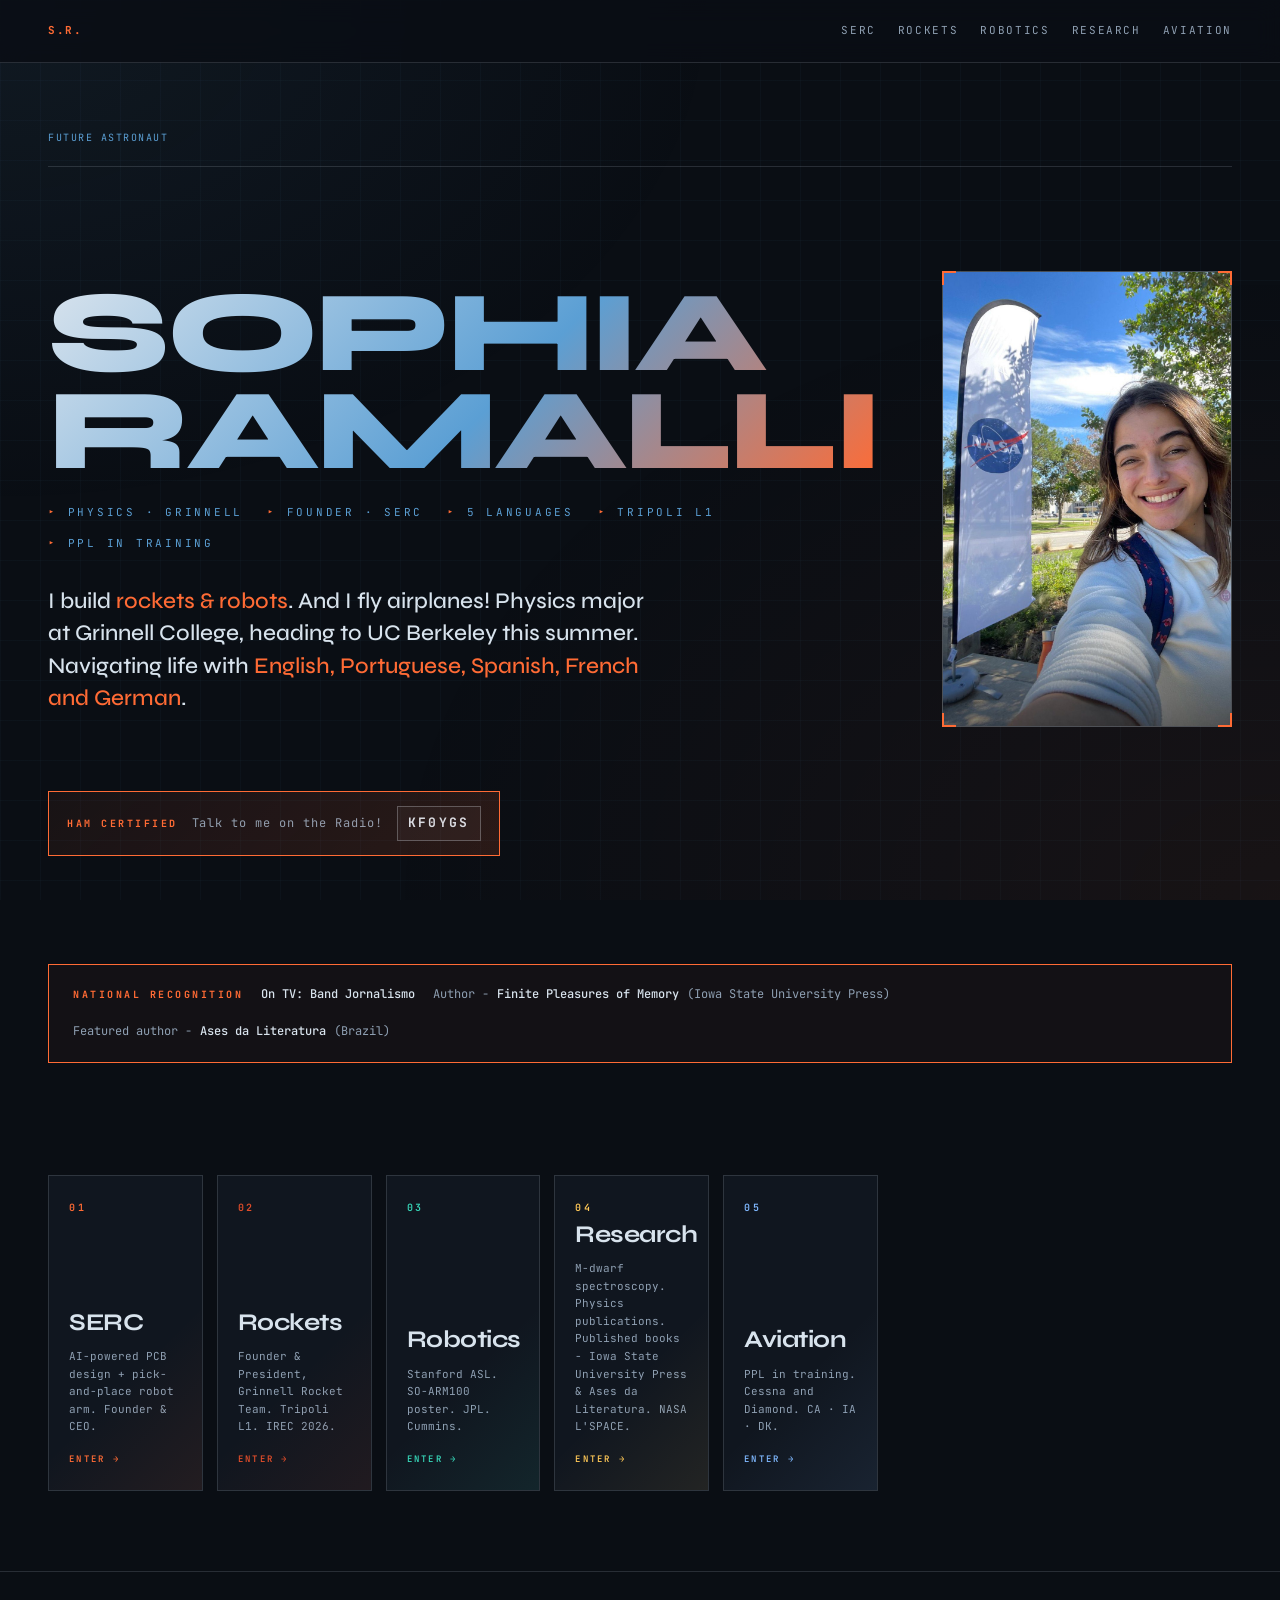
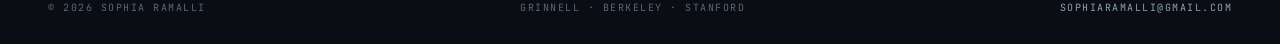
<file: index.html>
<!DOCTYPE html>
<html lang="en">
<head>
<meta charset="UTF-8">
<meta name="viewport" content="width=device-width, initial-scale=1.0">
<meta name="description" content="Sophia Ramalli - Physics at Grinnell, Founder & CEO of SERC, rocket builder, aspiring astronaut, pilot in training.">
<meta property="og:title" content="Sophia Ramalli">
<meta property="og:description" content="Physics. Rockets. Robots. Research. Aviation.">
<title>Sophia Ramalli</title>
<link rel="preconnect" href="https://fonts.googleapis.com">
<link rel="preconnect" href="https://fonts.gstatic.com" crossorigin>
<link href="https://fonts.googleapis.com/css2?family=JetBrains+Mono:wght@400;500;600;700&family=Syne:wght@500;600;700;800&display=swap" rel="stylesheet">
<link rel="stylesheet" href="styles.css">
<style>
.home-wrap{min-height:100vh;padding:90px 48px 40px}
.home-inner{max-width:1400px;margin:0 auto}

.home-hero{padding:40px 0 40px;display:grid;grid-template-columns:1.2fr 1fr;gap:64px;align-items:center}
.home-meta{display:grid;grid-template-columns:1fr 1fr 1fr;gap:20px;padding-bottom:20px;border-bottom:1px solid var(--line);font-size:10px;letter-spacing:0.15em;text-transform:uppercase;color:var(--accent);margin-bottom:40px;grid-column:1/-1}
.home-meta .c{text-align:center;color:var(--text)}
.home-meta .r{text-align:right}

.home-name{font-family:'Syne',sans-serif;font-size:clamp(3rem,9vw,7.5rem);line-height:0.85;font-weight:800;letter-spacing:-0.035em;background:linear-gradient(135deg,var(--text) 0%,var(--accent) 55%,var(--hot) 100%);-webkit-background-clip:text;-webkit-text-fill-color:transparent;background-clip:text}
.home-tags{margin-top:24px;font-size:11px;letter-spacing:0.25em;text-transform:uppercase;color:var(--accent);display:flex;flex-wrap:wrap;gap:14px 24px}
.home-tags span::before{content:'▸ ';color:var(--hot)}
.home-bio{margin-top:32px;max-width:620px;font-family:'Syne',sans-serif;font-size:clamp(1.1rem,1.8vw,1.4rem);line-height:1.45;font-weight:500;color:var(--text)}
.home-bio em{color:var(--hot);font-style:normal}

.home-hero-img{position:relative;border:1px solid var(--line-strong)}
.home-hero-img img{display:block;width:100%;height:auto}
.home-hero-img .corner{position:absolute;width:14px;height:14px;border-color:var(--hot)}

.media-strip{margin-top:16px;padding:20px 24px;border:1px solid var(--hot);background:rgba(255,107,53,0.04);display:flex;gap:18px;align-items:center;flex-wrap:wrap;grid-column:1/-1}
.media-strip .label{font-size:10px;letter-spacing:0.25em;color:var(--hot);text-transform:uppercase;font-weight:700}
.media-strip .item{font-size:12px;color:var(--text-dim);display:flex;align-items:center;gap:8px}
.media-strip .item b{color:var(--text);font-weight:500}

/* tiles */
.tiles{display:grid;grid-template-columns:repeat(5,1fr);gap:14px;margin-top:48px}
.tile{position:relative;background:var(--bg-card);border:1px solid var(--line);padding:24px 20px;min-height:180px;display:flex;flex-direction:column;justify-content:space-between;transition:all .3s;overflow:hidden}
.tile::before{content:'';position:absolute;inset:0;background:linear-gradient(135deg,transparent 60%,var(--tile-color,var(--hot)) 100%);opacity:0.08;transition:opacity .3s;pointer-events:none}
.tile:hover{border-color:var(--tile-color,var(--hot));transform:translateY(-4px)}
.tile:hover::before{opacity:0.2}
.tile-num{font-size:10px;letter-spacing:0.25em;color:var(--tile-color);text-transform:uppercase;font-weight:600}
.tile-title{font-family:'Syne',sans-serif;font-size:1.5rem;font-weight:700;letter-spacing:-0.02em;color:var(--text);margin-top:auto}
.tile-desc{color:var(--text-dim);font-size:11px;line-height:1.6;margin-top:6px}
.tile-arrow{margin-top:16px;font-size:9px;letter-spacing:0.25em;text-transform:uppercase;color:var(--tile-color);font-weight:600}
.tile.serc    {--tile-color:#FF6B35}
.tile.rockets {--tile-color:#E14D2A}
.tile.robotics{--tile-color:#37D6B8}
.tile.research{--tile-color:#FFC857}
.tile.aviation{--tile-color:#7FB8FF}

@media(max-width:1100px){
  .home-hero{grid-template-columns:1fr;gap:32px}
  .tiles{grid-template-columns:repeat(3,1fr)}
}
@media(max-width:768px){
  .home-wrap{padding:80px 20px 30px}
  .tiles{grid-template-columns:repeat(2,1fr)}
  .media-strip{flex-direction:column;align-items:flex-start;gap:8px}
}
@media(max-width:480px){.tiles{grid-template-columns:1fr}}
</style>
</head>
<body class="page-home">

<nav>
  <a class="brand" href="index.html">S.R.</a>
  <div class="links">
    <a href="serc.html">SERC</a>
    <a href="rockets.html">Rockets</a>
    <a href="robotics.html">Robotics</a>
    <a href="research.html">Research</a>
    <a href="aviation.html">Aviation</a>
  </div>
</nav>

<main>
<div class="home-wrap">
<div class="home-inner">

  <div class="home-hero">
    <header class="home-meta">
      <div>Future Astronaut</div>
    </header>

    <div>
      <h1 class="home-name">SOPHIA<br>RAMALLI</h1>
      <div class="home-tags">
        <span>Physics · Grinnell</span>
        <span>Founder · SERC</span>
        <span>5 languages</span>
        <span>Tripoli L1</span>
        <span>PPL in training</span>
      </div>
      <p class="home-bio">
        I build <em>rockets & robots</em>. And I fly airplanes! Physics major at Grinnell College, heading to UC Berkeley this summer. Navigating life with <em>English, Portuguese, Spanish, French and German</em>.
      </p>
    </div>

    <div class="home-hero-img">
      <span class="corner tl"></span><span class="corner tr"></span>
      <span class="corner bl"></span><span class="corner br"></span>
      <img src="images/nasa_flag_selfie.jpg" alt="Sophia at NASA, standing next to a NASA flag" loading="lazy">
    </div>

      <div class="ham-banner">
  <span class="ham-label">HAM CERTIFIED</span>
  <span class="ham-text">Talk to me on the Radio!</span>
  <span class="ham-call">KF0YGS</span>
</div>

  <div class="media-strip">
  <span class="label">National Recognition</span>

  <a class="item" href="https://www.youtube.com/watch?v=6W0jC7w1Iyk" target="_blank" rel="noopener noreferrer">
    <b>On TV: Band Jornalismo</b>
  </a>

  <a class="item" href="https://www.iastatedigitalpress.com/plugins/books/217/" target="_blank" rel="noopener noreferrer">
    Author - <b>Finite Pleasures of Memory</b> (Iowa State University Press)
  </a>

  <a class="item" href="https://asesdaliteratura.com/nosso-catalogo/eles-querem-me-ouvir/" target="_blank" rel="noopener noreferrer">
    Featured author - <b>Ases da Literatura</b> (Brazil)
  </a>
</div>

  <div class="tiles">
    <a class="tile serc" href="serc.html">
      <div class="tile-num">01</div>
      <div>
        <div class="tile-title">SERC</div>
        <div class="tile-desc">AI-powered PCB design + pick-and-place robot arm. Founder &amp; CEO.</div>
        <div class="tile-arrow">Enter →</div>
      </div>
    </a>
    <a class="tile rockets" href="rockets.html">
      <div class="tile-num">02</div>
      <div>
        <div class="tile-title">Rockets</div>
        <div class="tile-desc">Founder &amp; President, Grinnell Rocket Team. Tripoli L1. IREC 2026.</div>
        <div class="tile-arrow">Enter →</div>
      </div>
    </a>
    <a class="tile robotics" href="robotics.html">
      <div class="tile-num">03</div>
      <div>
        <div class="tile-title">Robotics</div>
        <div class="tile-desc">Stanford ASL. SO-ARM100 poster. JPL. Cummins.</div>
        <div class="tile-arrow">Enter →</div>
      </div>
    </a>
    <a class="tile research" href="research.html">
      <div class="tile-num">04</div>
      <div>
        <div class="tile-title">Research</div>
        <div class="tile-desc">M-dwarf spectroscopy. Physics publications. Published books - Iowa State University Press &amp; Ases da Literatura. NASA L'SPACE.</div>
        <div class="tile-arrow">Enter →</div>
      </div>
    </a>
    <a class="tile aviation" href="aviation.html">
      <div class="tile-num">05</div>
      <div>
        <div class="tile-title">Aviation</div>
        <div class="tile-desc">PPL in training. Cessna and Diamond. CA · IA · DK.</div>
        <div class="tile-arrow">Enter →</div>
      </div>
    </a>
  </div>

</div>
</div>
</main>

<footer>
  <span>© 2026 Sophia Ramalli</span>
  <span>Grinnell · Berkeley · Stanford</span>
  <span><a href="mailto:sophiaramalli@gmail.com">sophiaramalli@gmail.com</a></span>
</footer>

</body>
</html>
</file>
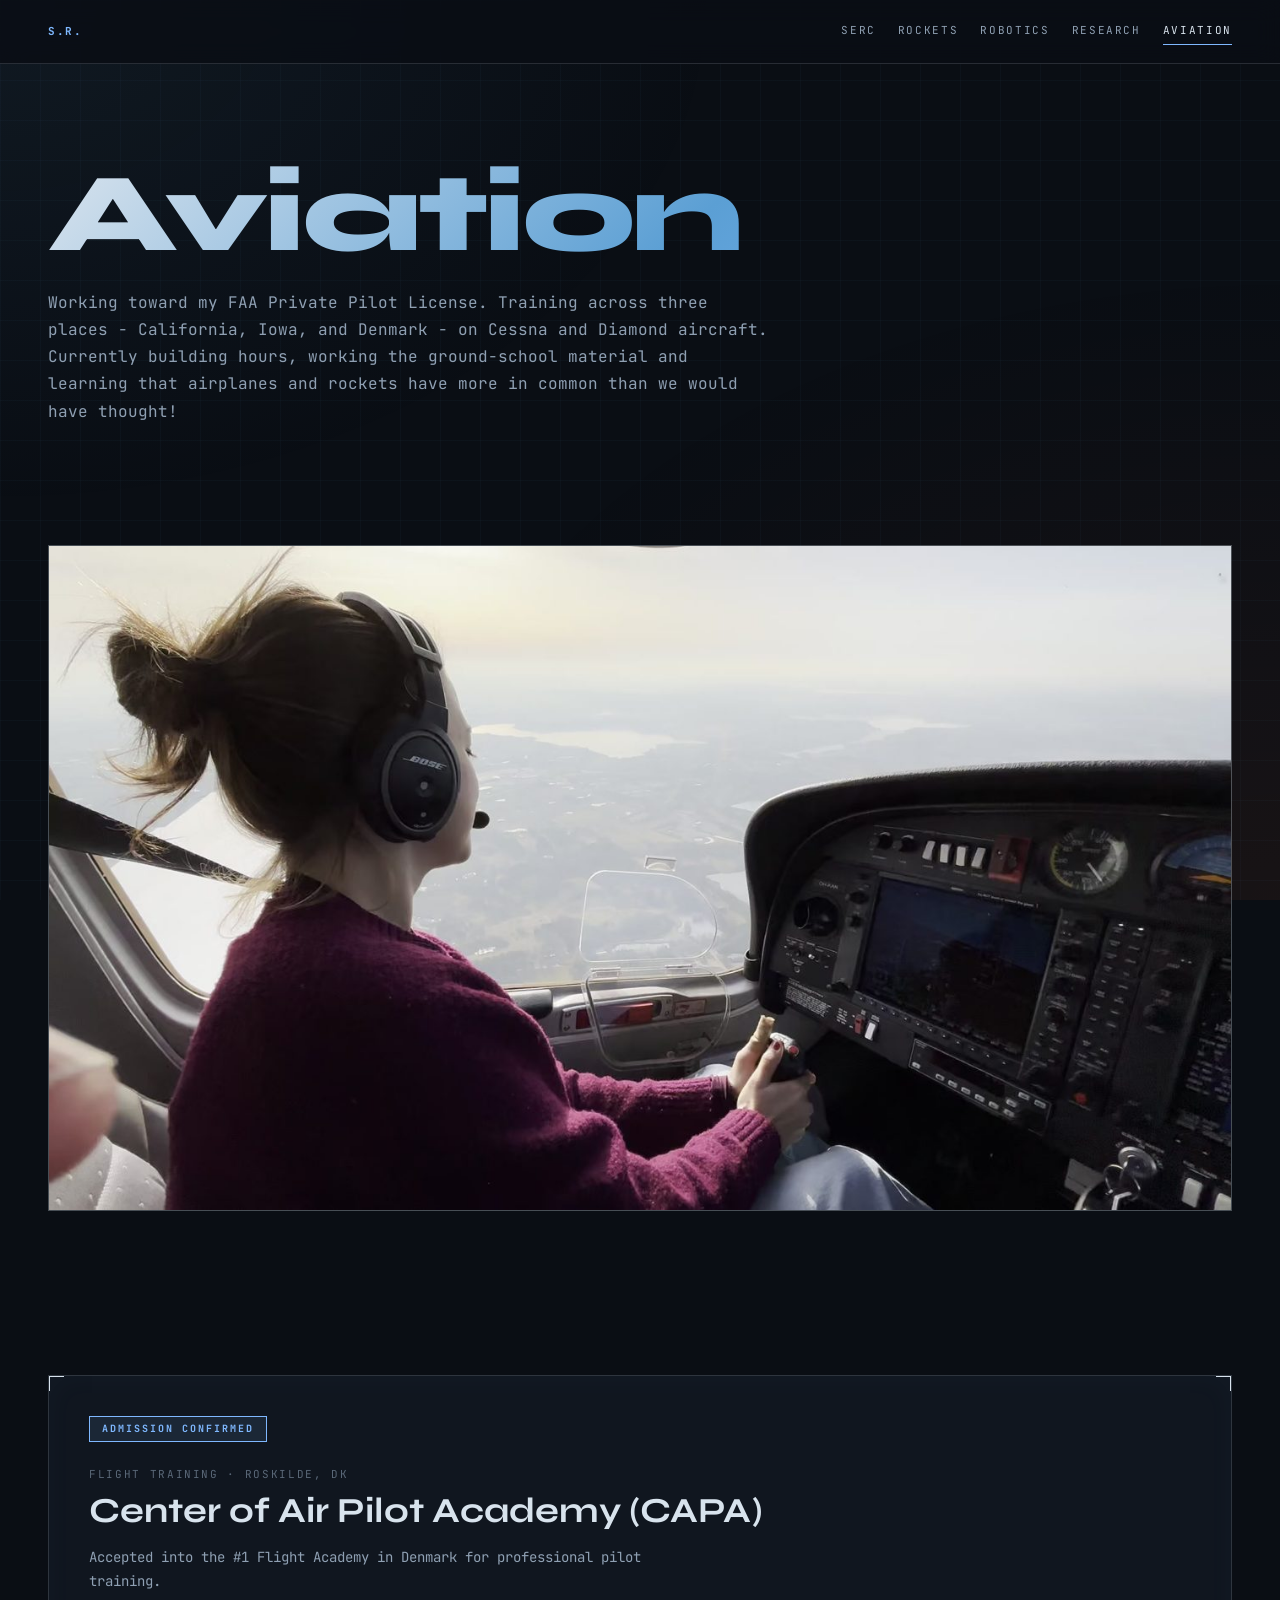
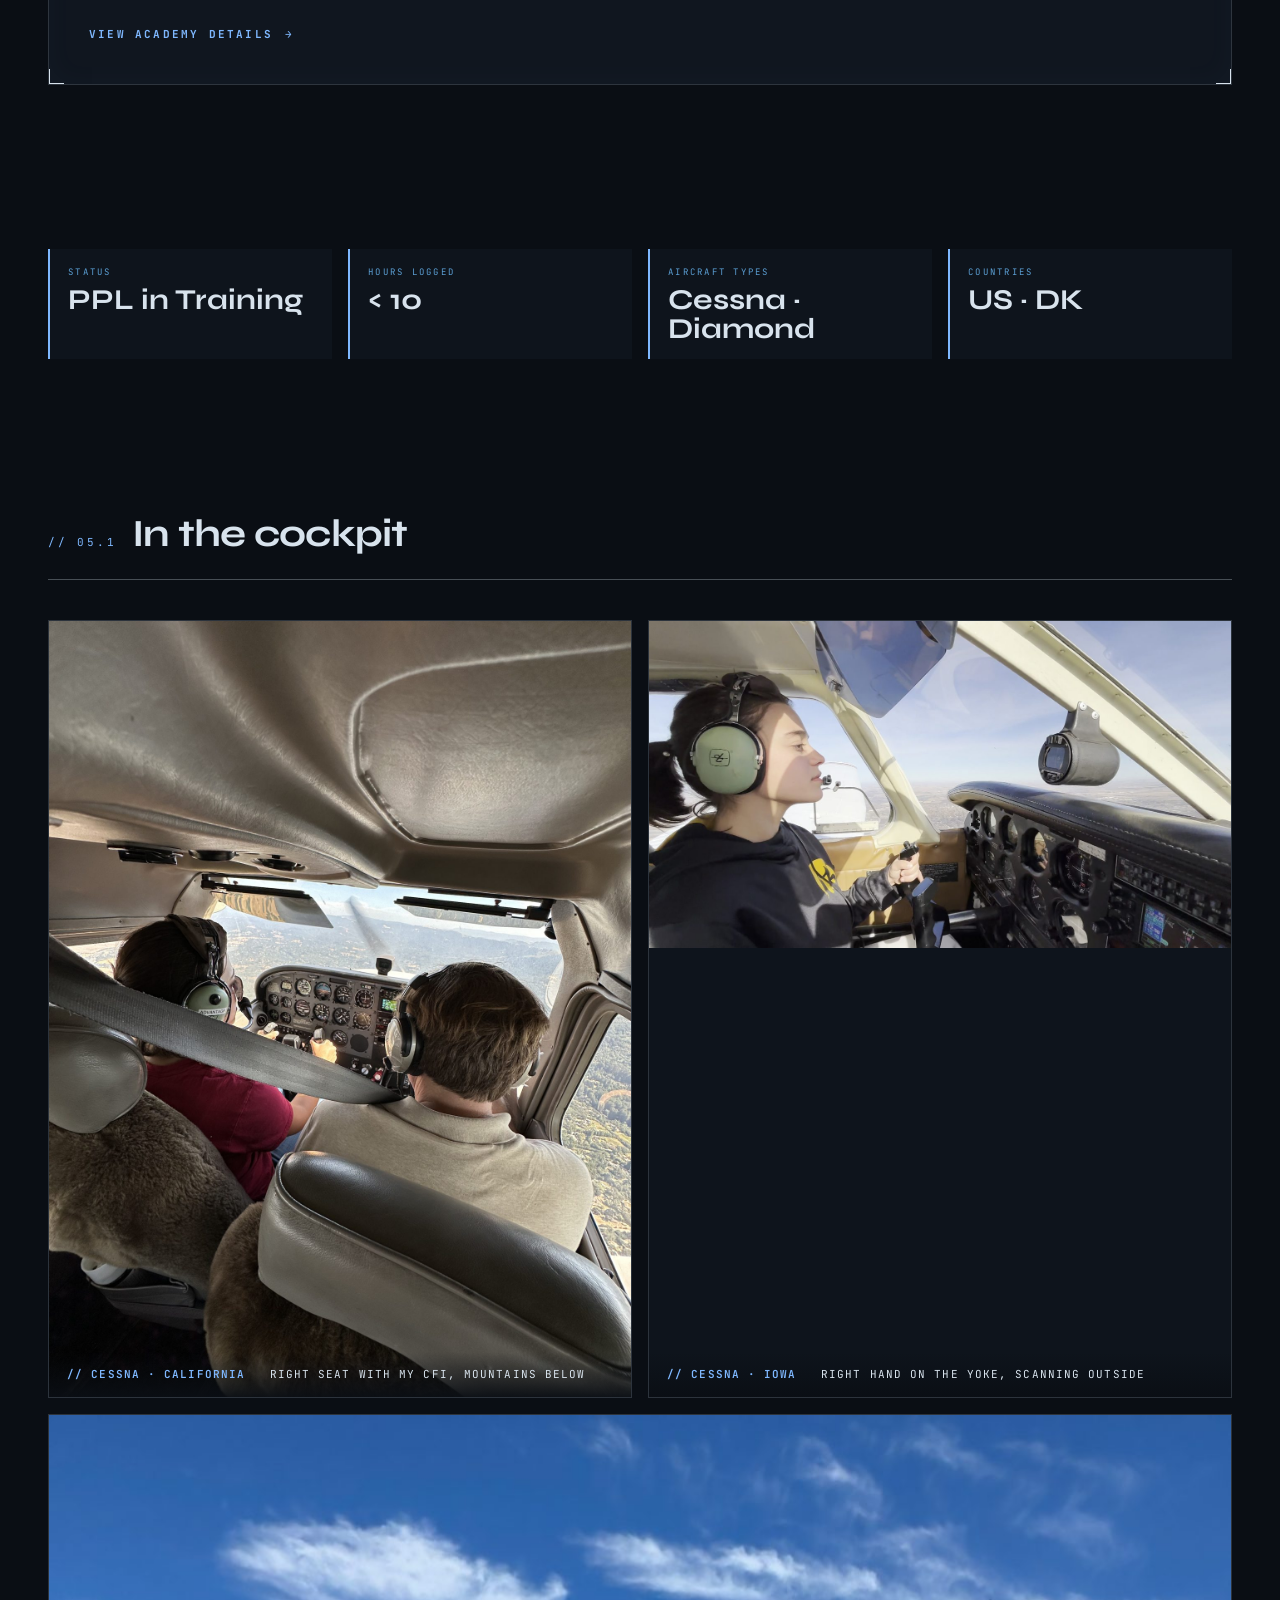
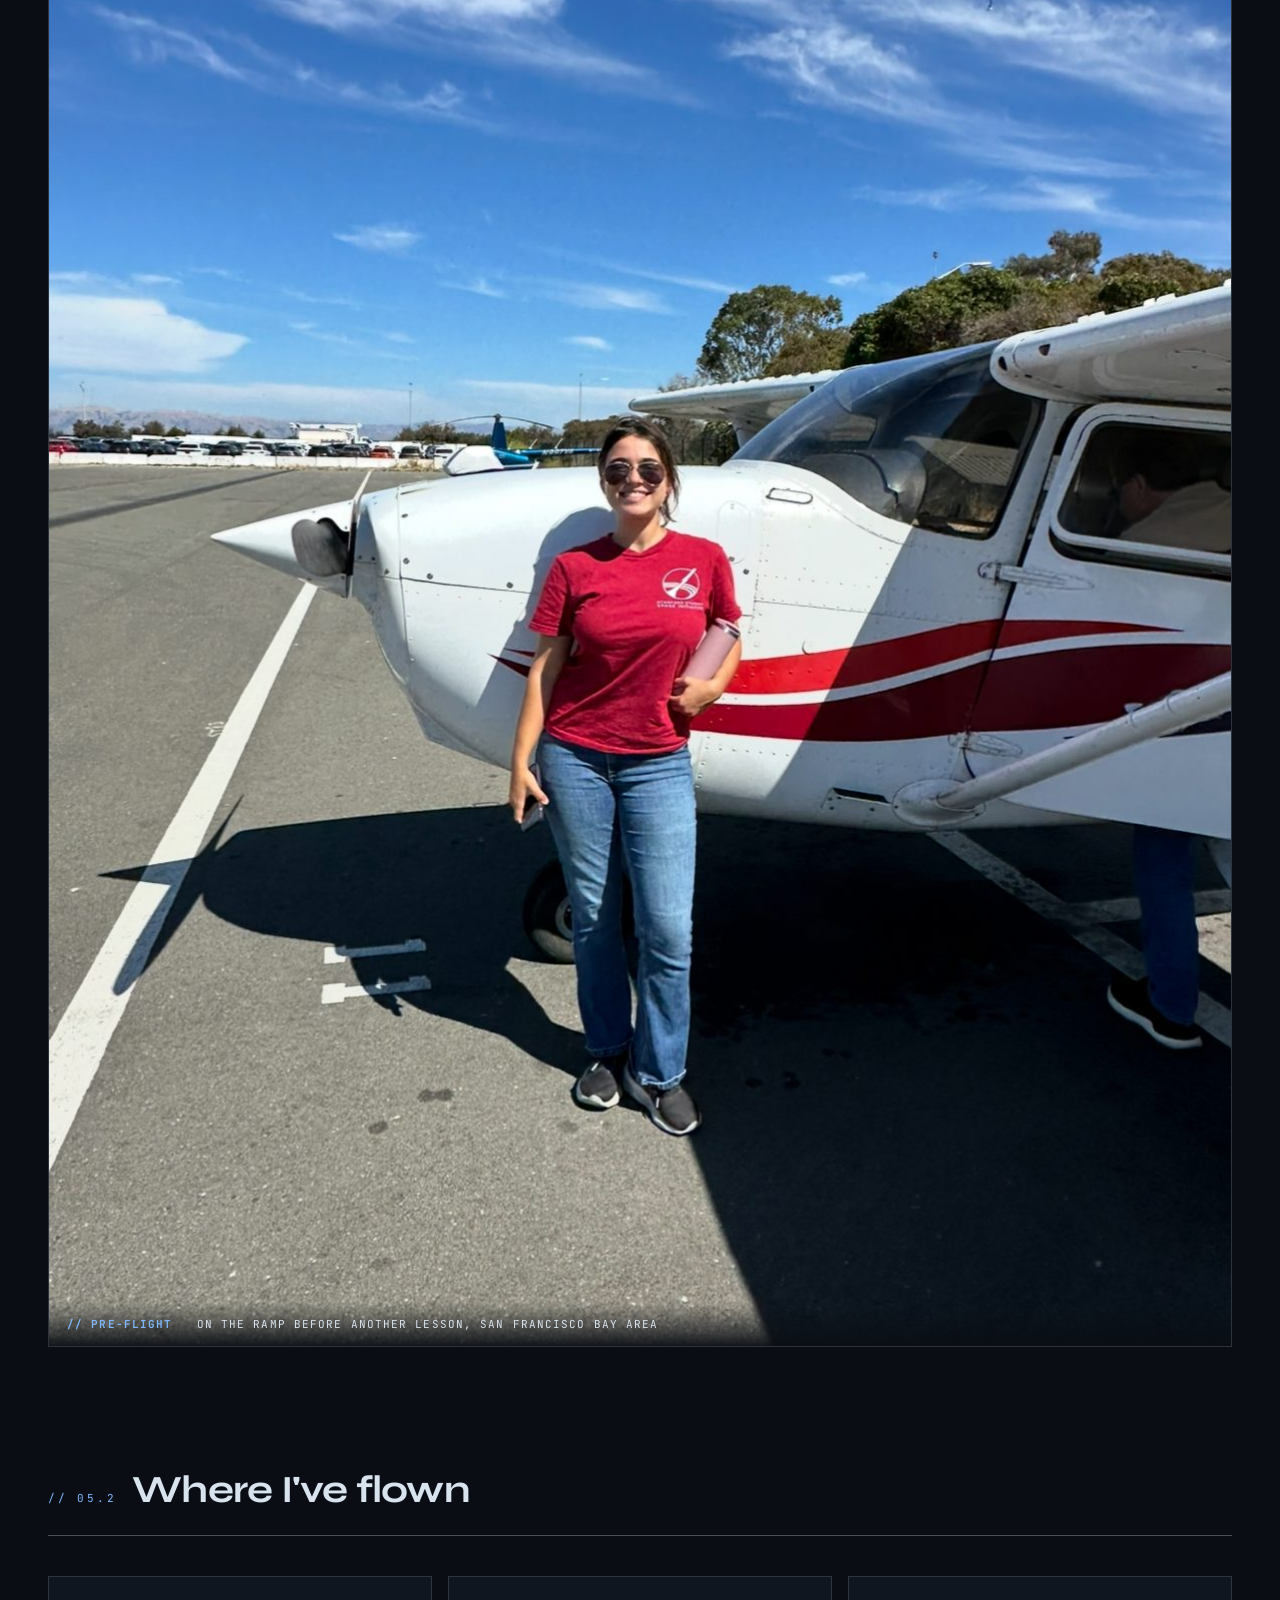
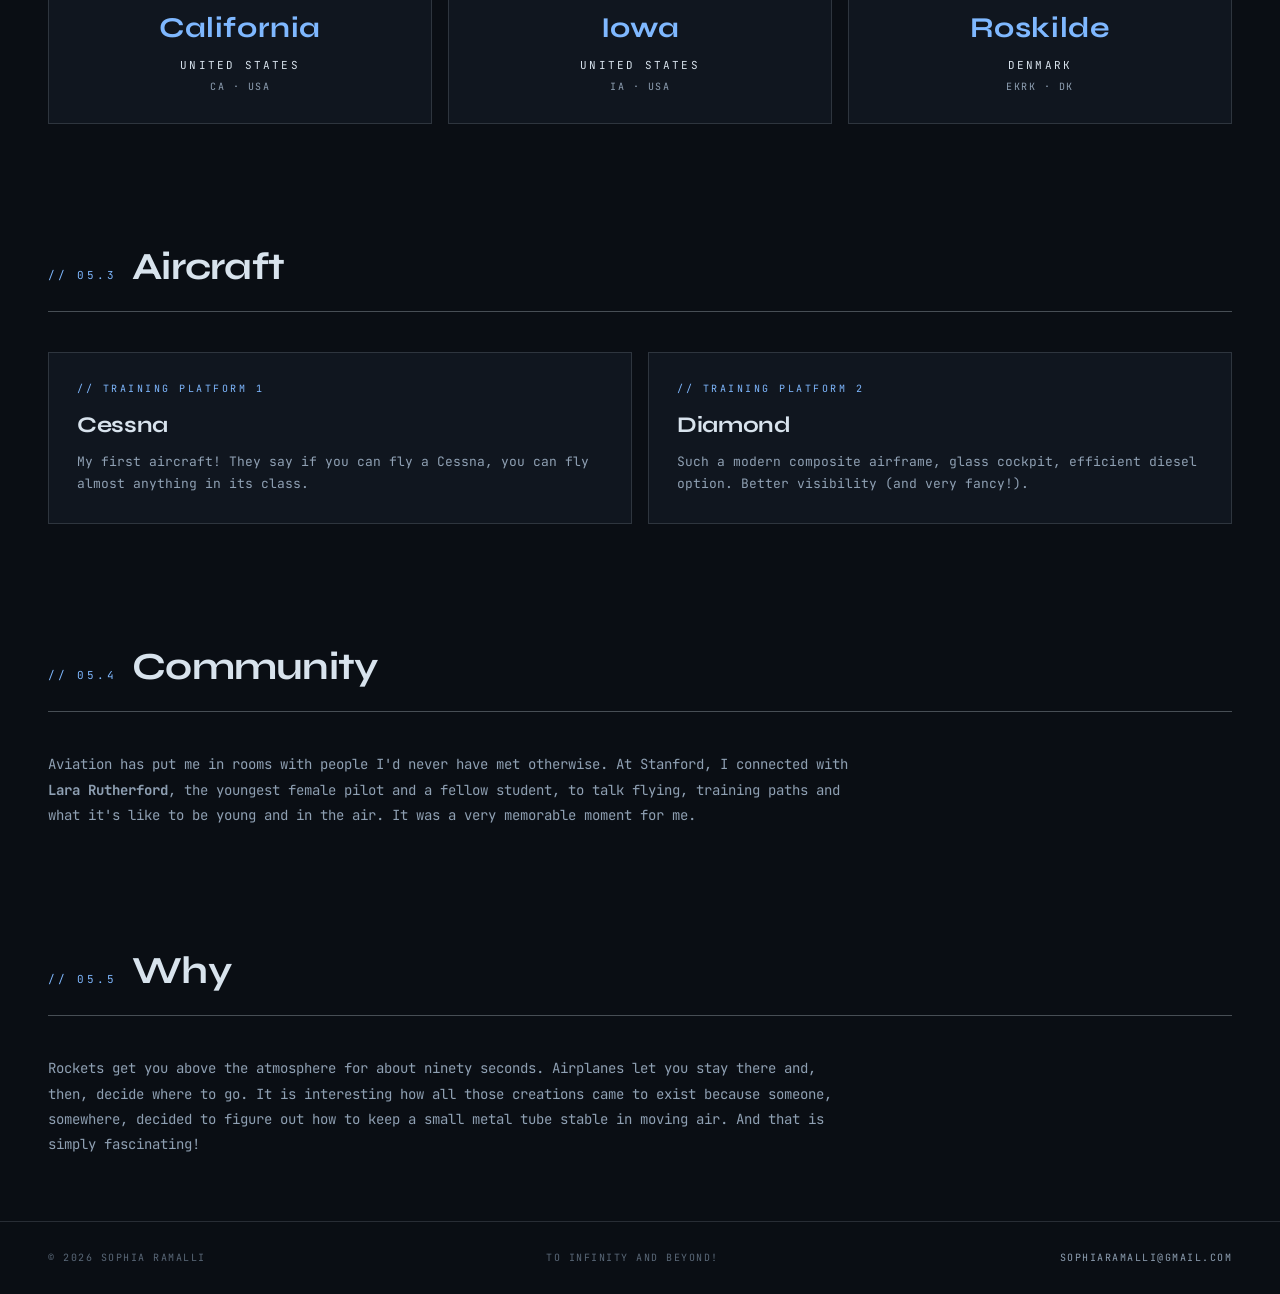
<file: aviation.html>
<!DOCTYPE html>
<html lang="en">
<head>
<meta charset="UTF-8">
<meta name="viewport" content="width=device-width, initial-scale=1.0">
<title>Aviation - Sophia Ramalli</title>
<link rel="preconnect" href="https://fonts.googleapis.com">
<link rel="preconnect" href="https://fonts.gstatic.com" crossorigin>
<link href="https://fonts.googleapis.com/css2?family=JetBrains+Mono:wght@400;500;600;700&family=Syne:wght@500;600;700;800&display=swap" rel="stylesheet">
<link rel="stylesheet" href="styles.css">
<style>
.locations{display:grid;grid-template-columns:repeat(3,1fr);gap:16px;margin-top:24px}
.loc{background:var(--bg-card);border:1px solid var(--line);padding:28px;transition:border-color .3s;text-align:center}
.loc:hover{border-color:var(--theme-accent)}
.loc .icao{font-family:'Syne',sans-serif;font-size:1.8rem;font-weight:700;letter-spacing:0.02em;color:var(--theme-accent)}
.loc .place{margin-top:6px;font-size:11px;letter-spacing:0.2em;color:var(--text);text-transform:uppercase}
.loc .country{margin-top:4px;font-size:10px;color:var(--text-dim);letter-spacing:0.15em;text-transform:uppercase}
.ac-grid{display:grid;grid-template-columns:1fr 1fr;gap:16px}
@media(max-width:768px){.locations,.ac-grid{grid-template-columns:1fr}}
</style>
</head>
<body class="page-aviation">

<nav>
  <a class="brand" href="index.html">S.R.</a>
  <div class="links">
    <a href="serc.html">SERC</a>
    <a href="rockets.html">Rockets</a>
    <a href="robotics.html">Robotics</a>
    <a href="research.html">Research</a>
    <a href="aviation.html" class="active">Aviation</a>
  </div>
</nav>

<main>

<header class="page-header">
  <div class="crumb"></div>
  <h1>Aviation</h1>
  <p class="tagline">Working toward my FAA Private Pilot License. Training across three places - California, Iowa, and Denmark - on Cessna and Diamond aircraft. Currently building hours, working the ground-school material and learning that airplanes and rockets have more in common than we would have thought!</p>
</header>

<section class="block reveal">
  <div class="img-hero">
    <img src="images/img_2002.jpg" alt="Sophia at the controls of a Diamond aircraft, glass cockpit visible, view of coastline below" loading="lazy">
  </div>
</section>

   <!-- ACADEMY HIGHLIGHT BOX -->
<section class="block reveal">
  <div class="academy-box">
    <!-- These use your existing corner classes -->
    <div class="corner tl"></div>
    <div class="corner tr"></div>
    <div class="corner bl"></div>
    <div class="corner br"></div>

    <div class="academy-content">
      <div class="status-badge">Admission Confirmed</div>
      <div class="academy-info">
        <span class="label">Flight Training · Roskilde, DK</span>
        <h3>Center of Air Pilot Academy (CAPA)</h3>
        <p>Accepted into the #1 Flight Academy in Denmark for professional pilot training.</p>
      </div>
      <a href="https://centerair.dk/" target="_blank" class="academy-cta">
        View Academy Details <span>→</span>
      </a>
    </div>
  </div>
</section>

<section class="block reveal">
  <div class="tele-row">
    <div class="tele"><div class="l">Status</div><div class="v">PPL in Training</div></div>
    <div class="tele"><div class="l">Hours Logged</div><div class="v">&lt; 10</div></div>
    <div class="tele"><div class="l">Aircraft Types</div><div class="v">Cessna · Diamond</div></div>
    <div class="tele"><div class="l">Countries</div><div class="v">US · DK</div></div>
  </div>
</section>

<section class="block reveal">
  <div class="section-title"><span class="num">// 05.1</span><h2>In the cockpit</h2></div>
  <div style="display:grid;grid-template-columns:1fr 1fr;gap:16px" class="cockpit-grid">
    <div class="img-wrap">
      <img src="images/img_4714.jpg" alt="Sophia at the controls of a Cessna with CFI in the right seat, mountains visible" loading="lazy">
      <div class="caption"><b>// CESSNA · CALIFORNIA</b> &nbsp; Right seat with my CFI, mountains below</div>
    </div>
    <div class="img-wrap">
      <img src="images/img_6399.jpg" alt="Sophia in Iowa Hawkeyes hoodie at the controls of a Cessna mid-flight, hand on yoke, instrument panel visible" loading="lazy">
      <div class="caption"><b>// CESSNA · IOWA</b> &nbsp; Right hand on the yoke, scanning outside</div>
    </div>
  </div>
  <div style="margin-top:16px" class="img-wrap">
    <img src="images/img_4027.jpg" alt="Sophia in a Stanford Student Space Initiative shirt on the ramp next to a Cessna" loading="lazy">
    <div class="caption"><b>// PRE-FLIGHT</b> &nbsp; On the ramp before another lesson, San Francisco Bay Area</div>
  </div>
  <style>@media(max-width:768px){.cockpit-grid{grid-template-columns:1fr !important}}</style>
</section>

<section class="block reveal">
  <div class="section-title"><span class="num">// 05.2</span><h2>Where I've flown</h2></div>
  <div class="locations">
    <div class="loc"><div class="icao">California</div><div class="place">United States</div><div class="country">CA · USA</div></div>
    <div class="loc"><div class="icao">Iowa</div><div class="place">United States</div><div class="country">IA · USA</div></div>
    <div class="loc"><div class="icao">Roskilde</div><div class="place">Denmark</div><div class="country">EKRK · DK</div></div>
  </div>
</section>

<section class="block reveal">
  <div class="section-title"><span class="num">// 05.3</span><h2>Aircraft</h2></div>
  <div class="ac-grid">
    <div class="card">
      <div class="card-tag">// Training Platform 1</div>
      <h3>Cessna</h3>
      <p>My first aircraft! They say if you can fly a Cessna, you can fly almost anything in its class.</p>
    </div>
    <div class="card">
      <div class="card-tag">// Training Platform 2</div>
      <h3>Diamond</h3>
      <p>Such a modern composite airframe, glass cockpit, efficient diesel option. Better visibility (and very fancy!).</p>
    </div>
  </div>
</section>

<section class="block reveal">
  <div class="section-title"><span class="num">// 05.4</span><h2>Community</h2></div>
  <p style="color:var(--text-dim);font-size:14px;line-height:1.8;max-width:800px">
    Aviation has put me in rooms with people I'd never have met otherwise. At Stanford, I connected with <b>Lara Rutherford</b>, the youngest female pilot and a fellow student, to talk flying, training paths and what it's like to be young and in the air. It was a very memorable moment for me.
  </p>
</section>

<section class="block reveal">
  <div class="section-title"><span class="num">// 05.5</span><h2>Why</h2></div>
  <p style="color:var(--text-dim);font-size:14px;line-height:1.8;max-width:800px">
    Rockets get you above the atmosphere for about ninety seconds. Airplanes let you stay there and, then, decide where to go. It is interesting how all those creations came to exist because someone, somewhere, decided to figure out how to keep a small metal tube stable in moving air. And that is simply fascinating!
  </p>
</section>

</main>

<footer>
  <span>© 2026 Sophia Ramalli</span>
  <span>To infinity and beyond!</span>
  <span><a href="mailto:sophiaramalli@gmail.com">sophiaramalli@gmail.com</a></span>
</footer>

<script>const io=new IntersectionObserver((es)=>{es.forEach(e=>{if(e.isIntersecting){e.target.classList.add('in');io.unobserve(e.target)}})},{rootMargin:'-40px'});document.querySelectorAll('.reveal').forEach(el=>io.observe(el));</script>
</body>
</html>
</file>
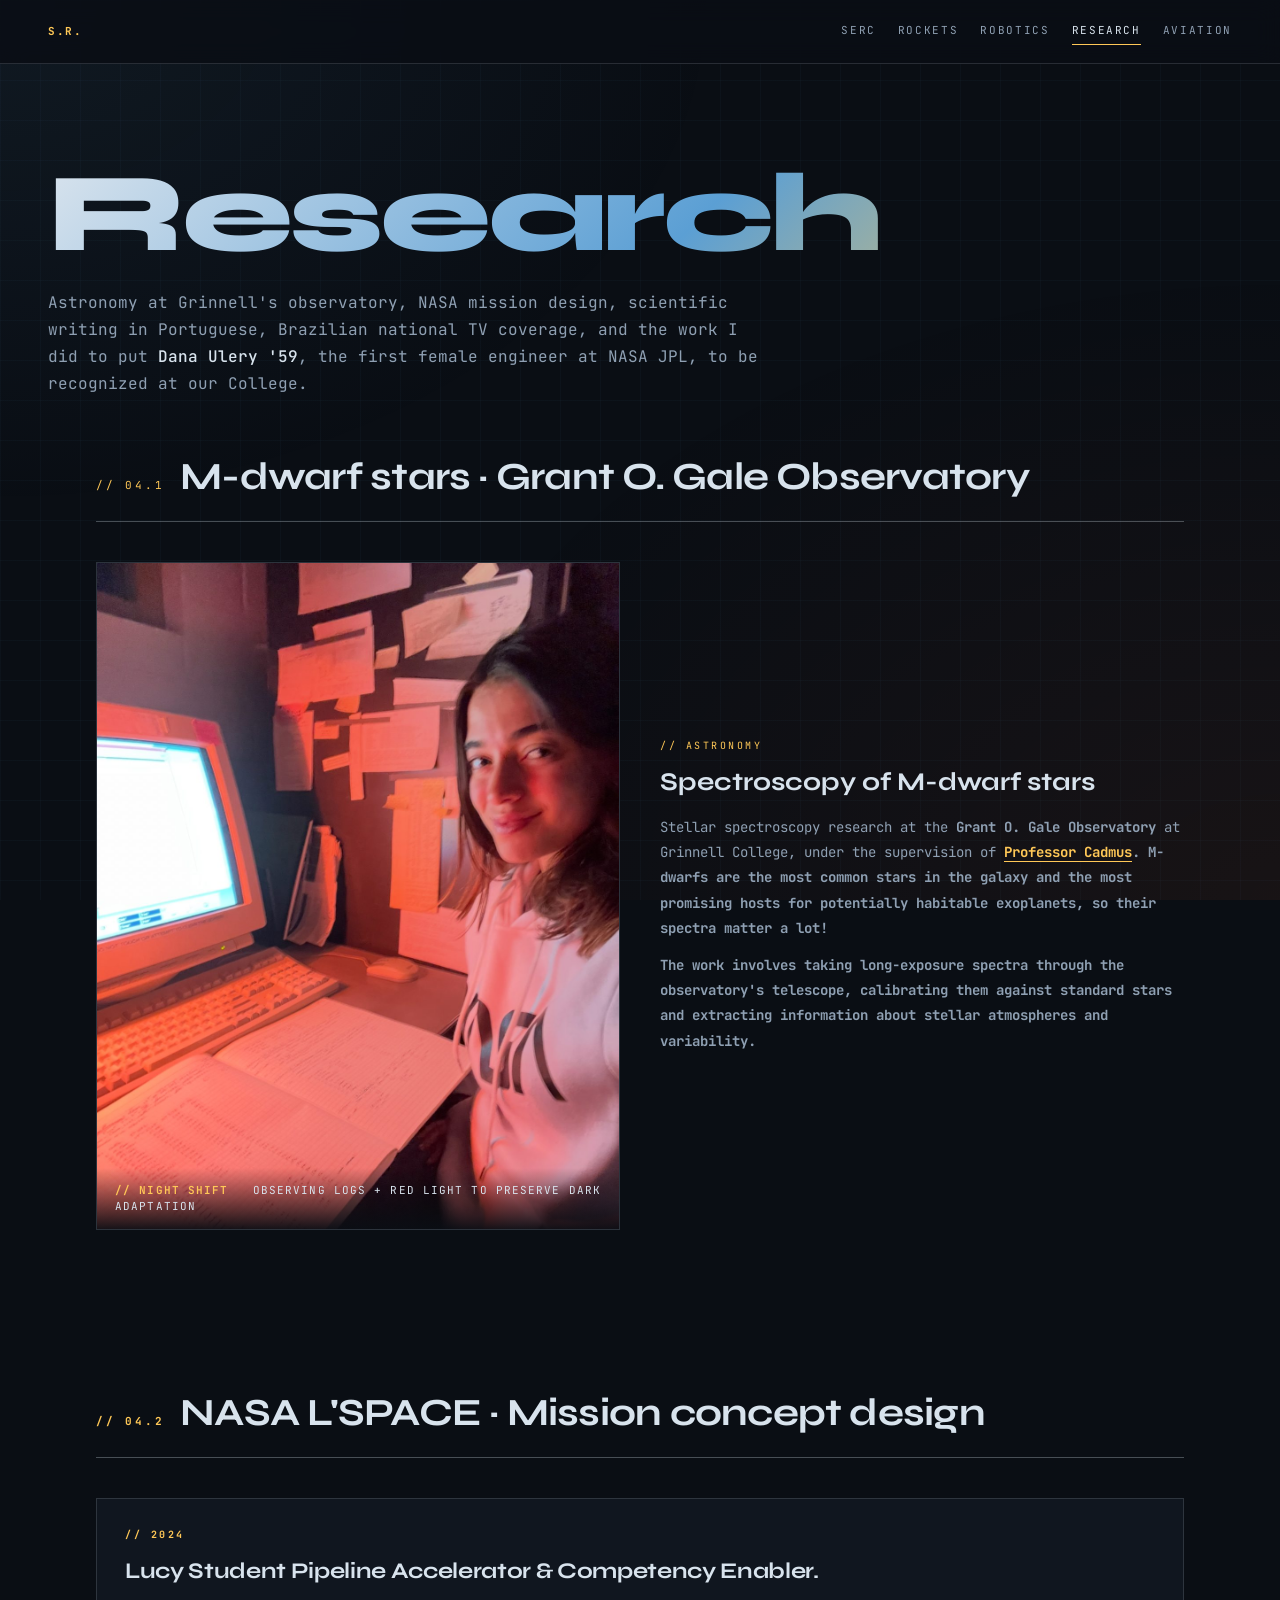
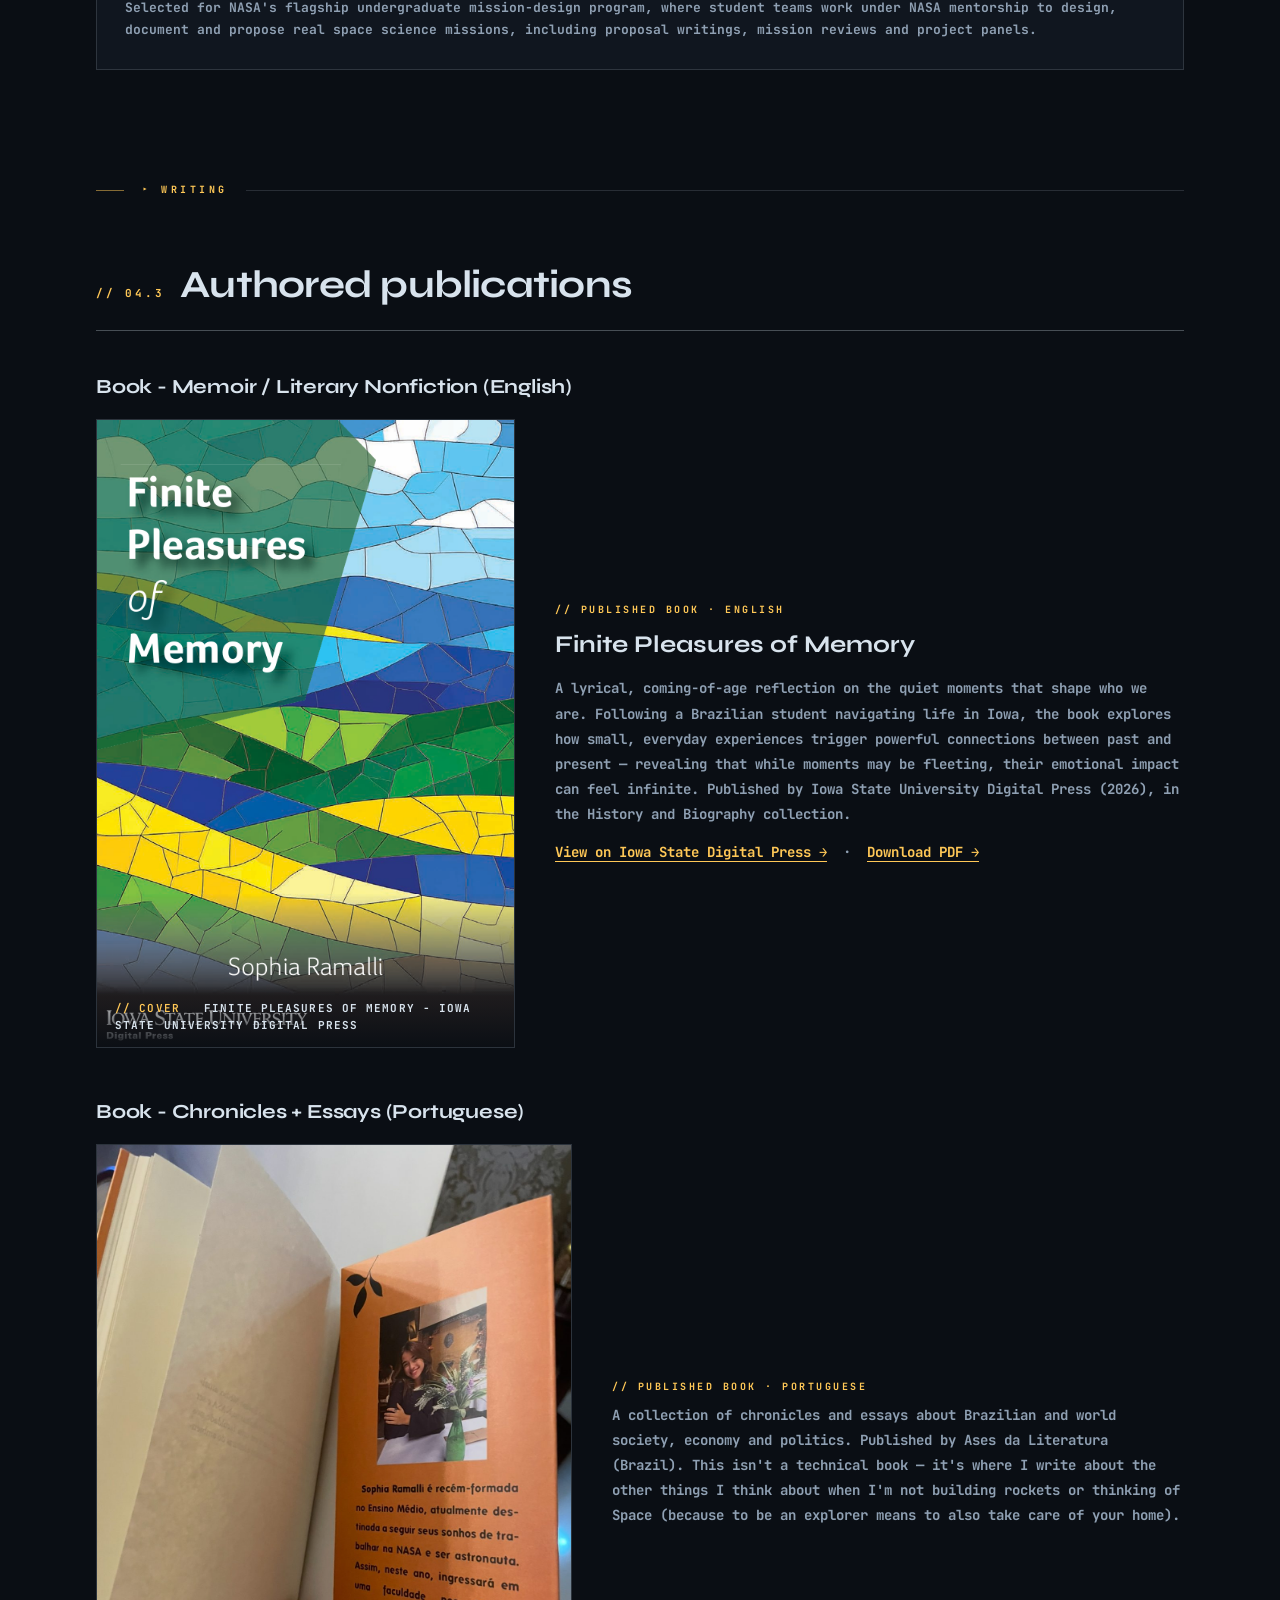
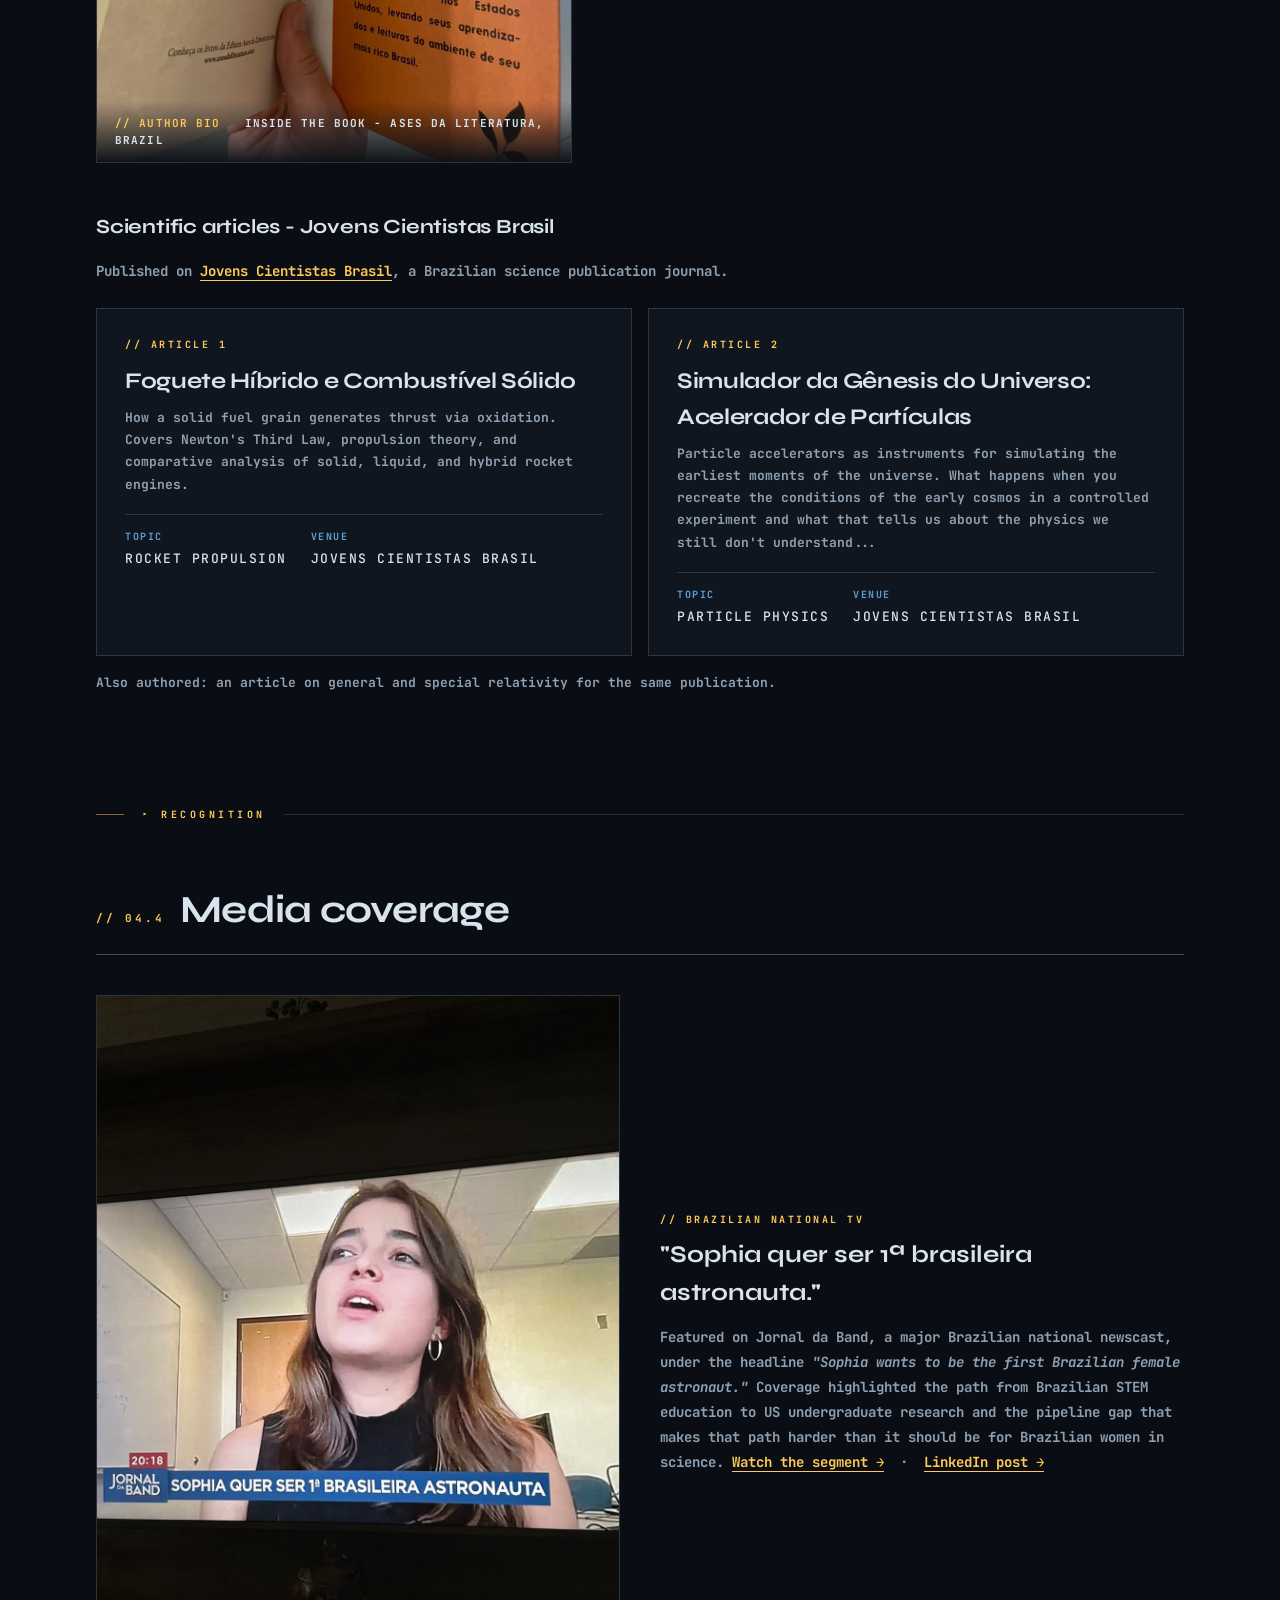
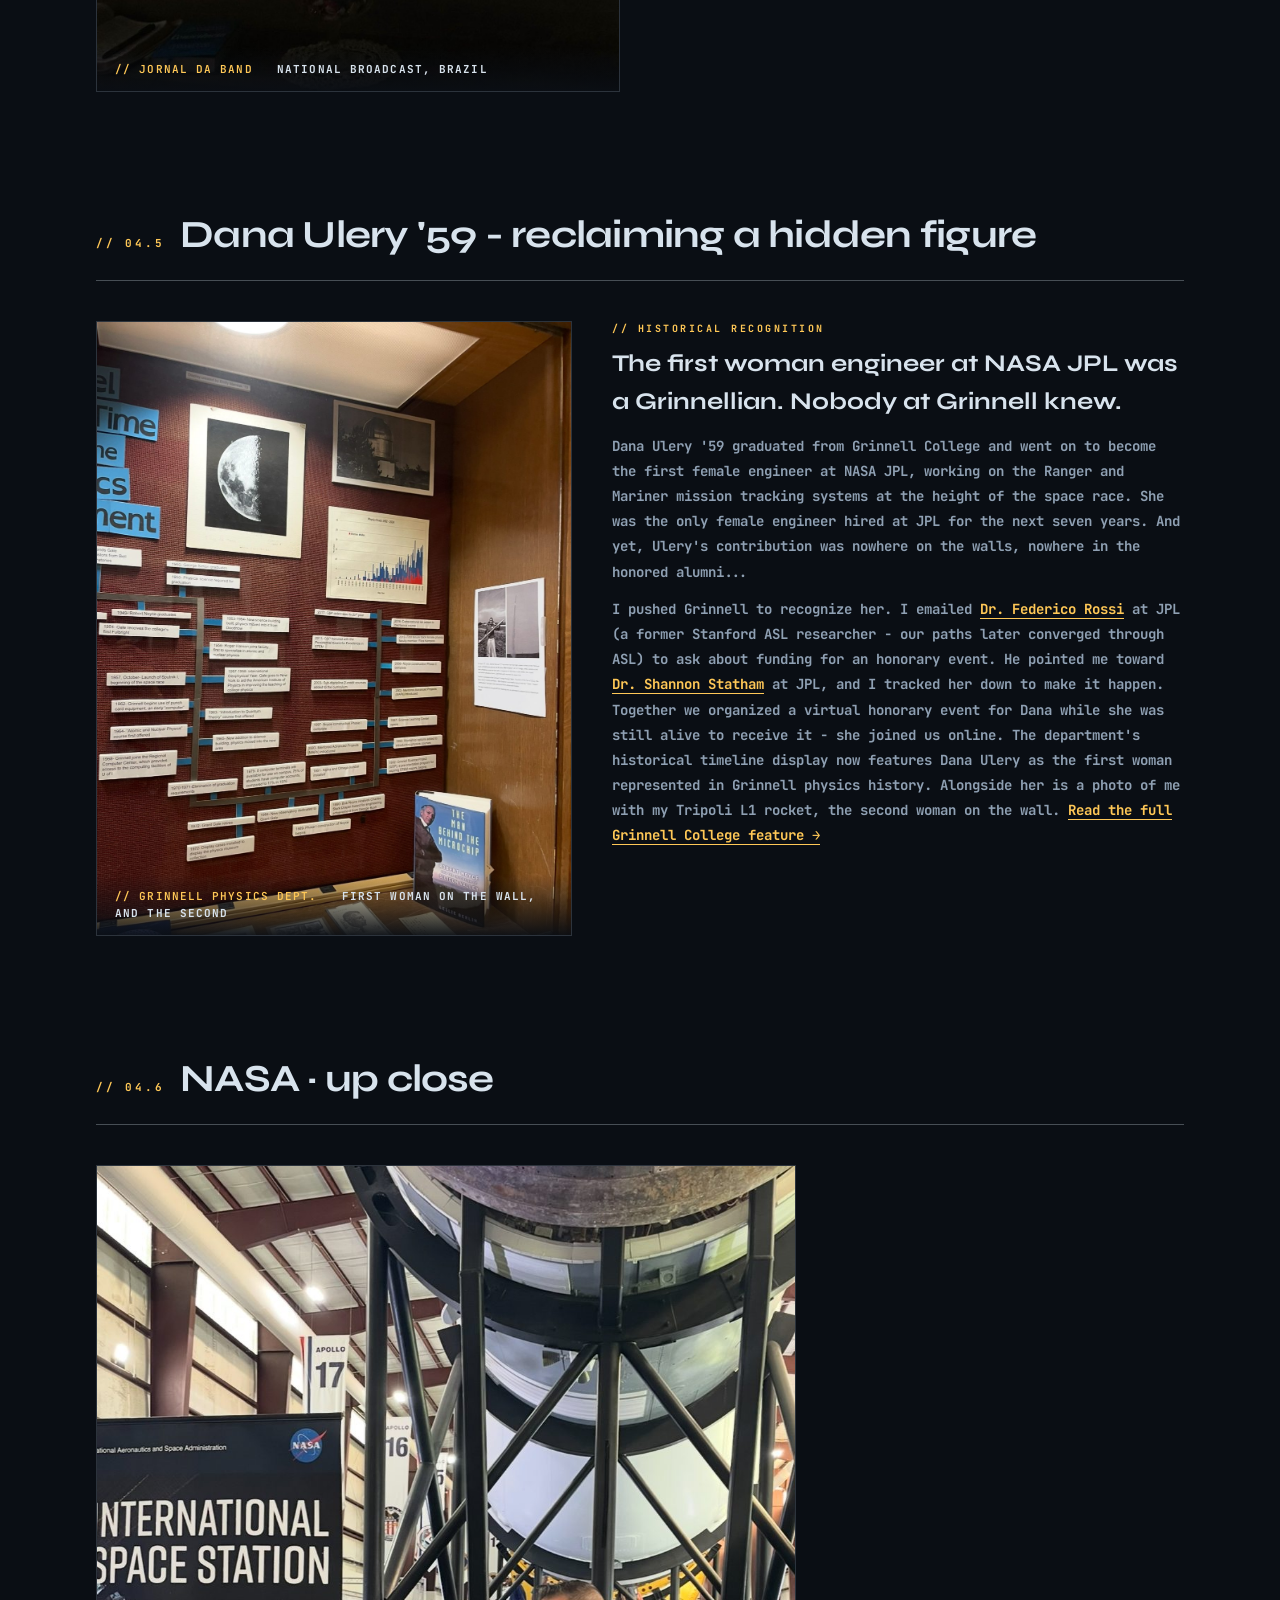
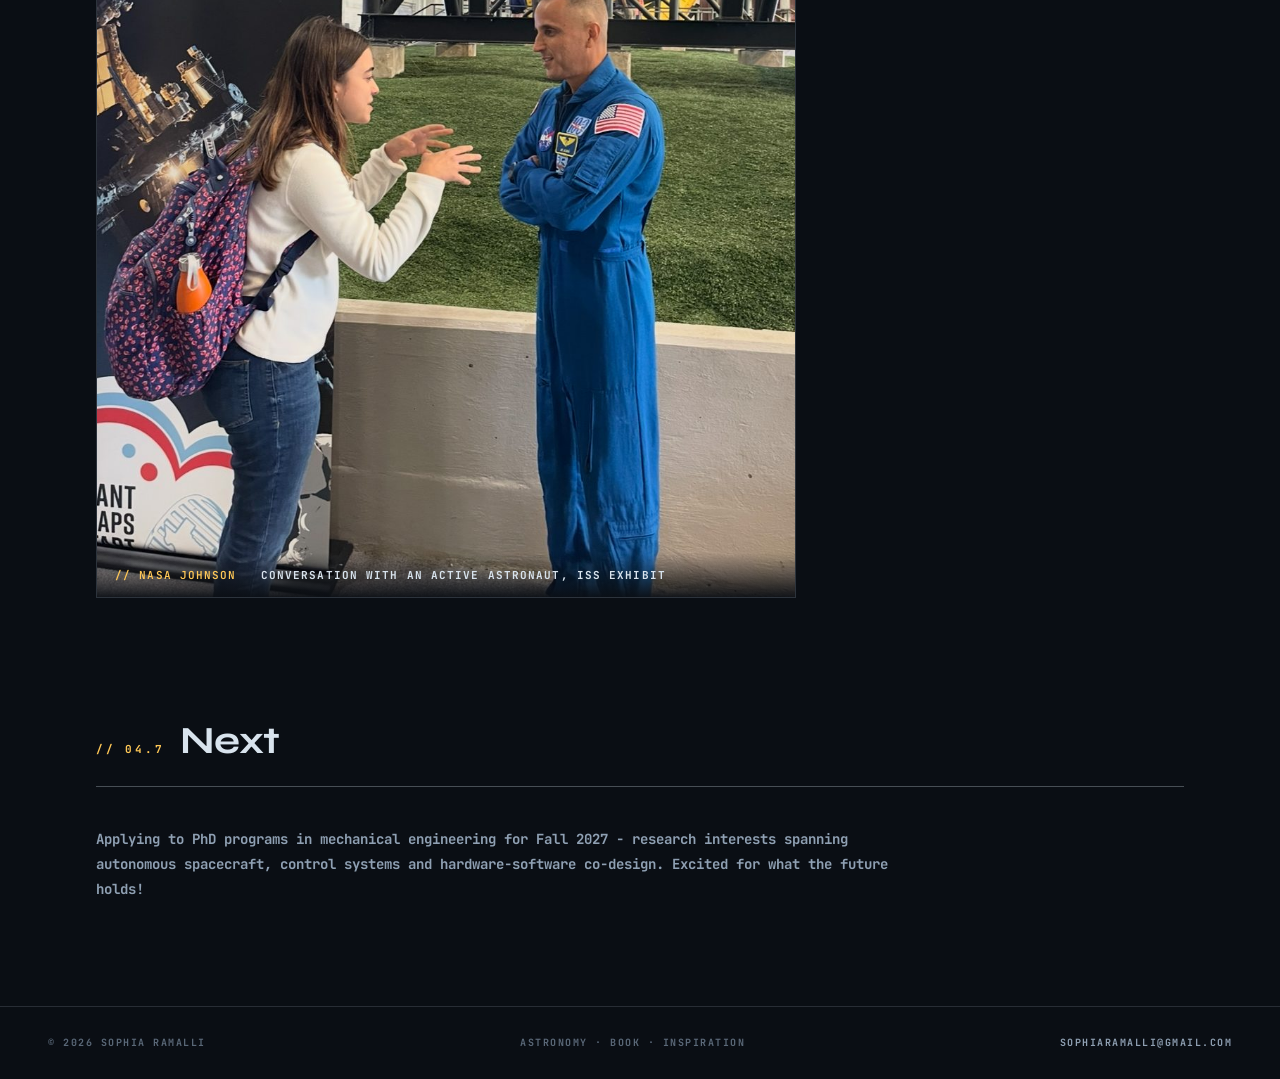
<file: research.html>
<!DOCTYPE html>
<html lang="en">
<head>
<meta charset="UTF-8">
<meta name="viewport" content="width=device-width, initial-scale=1.0">
<title>Research - Sophia Ramalli</title>
<link rel="preconnect" href="https://fonts.googleapis.com">
<link rel="preconnect" href="https://fonts.gstatic.com" crossorigin>
<link href="https://fonts.googleapis.com/css2?family=JetBrains+Mono:wght@400;500;600;700&family=Syne:wght@500;600;700;800&display=swap" rel="stylesheet">
<link rel="stylesheet" href="styles.css">
<style>
.img-grid-2{display:grid;grid-template-columns:1fr 1fr;gap:16px;margin-top:24px}
@media(max-width:768px){.img-grid-2{grid-template-columns:1fr}}
.obs-split{display:grid;grid-template-columns:1fr 1fr;gap:40px;align-items:center}
@media(max-width:900px){.obs-split{grid-template-columns:1fr}}
</style>
</head>
<body class="page-research">

<nav>
  <a class="brand" href="index.html">S.R.</a>
  <div class="links">
    <a href="serc.html">SERC</a>
    <a href="rockets.html">Rockets</a>
    <a href="robotics.html">Robotics</a>
    <a href="research.html" class="active">Research</a>
    <a href="aviation.html">Aviation</a>
  </div>
</nav>

<main>

<header class="page-header">
  <div class="crumb"></div>
   <h1>Research</h1>
  <p class="tagline">Astronomy at Grinnell's observatory, NASA mission design, scientific writing in Portuguese, Brazilian national TV coverage, and the work I did to put <em>Dana Ulery '59</em>, the first female engineer at NASA JPL, to be recognized at our College.

<section class="block reveal">
  <div class="section-title"><span class="num">// 04.1</span><h2>M-dwarf stars · Grant O. Gale Observatory</h2></div>

  <div class="obs-split">
    <div class="img-wrap">
      <img src="images/img_4015.jpg" alt="Night observing session at the Grant O. Gale Observatory under red light" loading="lazy">
      <div class="caption"><b>// NIGHT SHIFT</b> &nbsp; Observing logs + red light to preserve dark adaptation</div>
    </div>
    <div>
      <div class="card-tag" style="color:var(--theme-accent);margin-bottom:8px">// ASTRONOMY</div>
      <h3 style="font-family:'Syne',sans-serif;font-size:1.6rem;color:var(--text);margin-bottom:12px">Spectroscopy of M-dwarf stars</h3>
      <p style="color:var(--text-dim);font-size:14px;line-height:1.8">
        Stellar spectroscopy research at the <b>Grant O. Gale Observatory</b> at Grinnell College, under the supervision of <b><a href="https://www.grinnell.edu/user/cadmus" target="_blank" rel="noopener" style="color:var(--theme-accent);border-bottom:1px solid var(--theme-accent)"><b>Professor Cadmus</b></a>. M-dwarfs are the most common stars in the galaxy and the most promising hosts for potentially habitable exoplanets, so their spectra matter a lot!
      </p>
      <p style="color:var(--text-dim);font-size:14px;line-height:1.8;margin-top:12px">
        The work involves taking long-exposure spectra through the observatory's telescope, calibrating them against standard stars and extracting information about stellar atmospheres and variability.
      </p>
    </div>
  </div>
</section>

<section class="block reveal">
  <div class="section-title"><span class="num">// 04.2</span><h2>NASA L'SPACE · Mission concept design</h2></div>
  <div class="card">
    <div class="card-tag">// 2024</div>
    <h3>Lucy Student Pipeline Accelerator &amp; Competency Enabler.</h3>
    <p>Selected for NASA's flagship undergraduate mission-design program, where student teams work under NASA mentorship to design, document and propose real space science missions, including proposal writings, mission reviews and project panels. <p></p>
</section>

<div class="group-divider">▸ Writing</div>

<section class="block reveal">
  <div class="section-title"><span class="num">// 04.3</span><h2>Authored publications</h2></div>

  <h3 style="font-family:'Syne',sans-serif;font-size:1.25rem;color:var(--text);margin-bottom:16px;letter-spacing:-0.01em">Book - Memoir / Literary Nonfiction (English)</h3>
  <div style="display:grid;grid-template-columns:0.8fr 1.2fr;gap:40px;align-items:center;margin-bottom:48px" class="pub-split">
    <div class="img-wrap">
      <img src="images/finite_pleasures_cover.png" alt="Cover of Finite Pleasures of Memory by Sophia Ramalli, published by Iowa State University Digital Press" loading="lazy">
      <div class="caption"><b>// COVER</b> &nbsp; Finite Pleasures of Memory - Iowa State University Digital Press</div>
    </div>
    <div>
      <div class="card-tag" style="color:var(--theme-accent);margin-bottom:8px">// PUBLISHED BOOK · ENGLISH</div>
      <h3 style="font-family:'Syne',sans-serif;font-size:1.5rem;color:var(--text);margin-bottom:12px">Finite Pleasures of Memory</h3>
      <p style="color:var(--text-dim);font-size:14px;line-height:1.8">
        A lyrical, coming-of-age reflection on the quiet moments that shape who we are. Following a Brazilian student navigating life in Iowa, the book explores how small, everyday experiences trigger powerful connections between past and present &mdash; revealing that while moments may be fleeting, their emotional impact can feel infinite. Published by <b>Iowa State University Digital Press</b> (2026), in the History and Biography collection.
      </p>
      <p style="color:var(--text-dim);font-size:14px;line-height:1.8;margin-top:12px">
        <a href="https://www.iastatedigitalpress.com/plugins/books/217/" target="_blank" rel="noopener" style="color:var(--theme-accent);border-bottom:1px solid var(--theme-accent)">View on Iowa State Digital Press &rarr;</a> &nbsp;&middot;&nbsp; <a href="https://www.iastatedigitalpress.com/plugins/books/217/format/181/" target="_blank" rel="noopener" style="color:var(--theme-accent);border-bottom:1px solid var(--theme-accent)">Download PDF &rarr;</a>
      </p>
    </div>
  </div>

  <h3 style="font-family:'Syne',sans-serif;font-size:1.25rem;color:var(--text);margin-bottom:16px;letter-spacing:-0.01em">Book - Chronicles + Essays (Portuguese)</h3>
  <div style="display:grid;grid-template-columns:1fr 1.2fr;gap:40px;align-items:center;margin-bottom:48px" class="pub-split">
    <div class="img-wrap">
      <img src="images/img_4009.jpg" alt="Sophia Ramalli's author bio inside the book, published by Ases da Literatura" loading="lazy">
      <div class="caption"><b>// AUTHOR BIO</b> &nbsp; Inside the book - Ases da Literatura, Brazil</div>
    </div>
    <div>
      <div class="card-tag" style="color:var(--theme-accent);margin-bottom:8px">// PUBLISHED BOOK · PORTUGUESE</div>
      <p style="color:var(--text-dim);font-size:14px;line-height:1.8">
        A collection of chronicles and essays about <b>Brazilian and world society, economy and politics</b>. Published by <b>Ases da Literatura</b> (Brazil). This isn't a technical book &mdash; it's where I write about the other things I think about when I'm not building rockets or thinking of Space (because to be an explorer means to also take care of your home).
      </p>
    </div>
  </div>

  <h3 style="font-family:'Syne',sans-serif;font-size:1.25rem;color:var(--text);margin-bottom:16px;letter-spacing:-0.01em">Scientific articles - Jovens Cientistas Brasil</h3>
  <p style="color:var(--text-dim);font-size:14px;line-height:1.8;max-width:800px;margin-bottom:24px">
    Published on <a href="https://www.jovenscientistasbrasil.com.br/" target="_blank" rel="noopener" style="color:var(--theme-accent);border-bottom:1px solid var(--theme-accent)"><b>Jovens Cientistas Brasil</b></a>, a Brazilian science publication journal.
  </p>
  <div style="display:grid;grid-template-columns:1fr 1fr;gap:16px" class="articles-grid">
    <a href="https://www.jovenscientistasbrasil.com.br/post/foguete-h%C3%ADbrido-e-combust%C3%ADvel-s%C3%B3lido" target="_blank" rel="noopener" class="card" style="display:block">
      <div class="card-tag">// ARTICLE 1</div>
      <h3>Foguete Híbrido e Combustível Sólido</h3>
      <p>How a solid fuel grain generates thrust via oxidation. Covers Newton's Third Law, propulsion theory, and comparative analysis of solid, liquid, and hybrid rocket engines.</p>
      <div class="meta"><div>Topic<b>Rocket propulsion</b></div><div>Venue<b>Jovens Cientistas Brasil</b></div></div>
    </a>
    <a href="https://www.jovenscientistasbrasil.com.br/post/simulador-da-g%C3%AAnesis-do-universo-acelerador-de-part%C3%ADculas" target="_blank" rel="noopener" class="card" style="display:block">
      <div class="card-tag">// ARTICLE 2</div>
      <h3>Simulador da Gênesis do Universo: Acelerador de Partículas</h3>
      <p>Particle accelerators as instruments for simulating the earliest moments of the universe. What happens when you recreate the conditions of the early cosmos in a controlled experiment and what that tells us about the physics we still don't understand...</p>
      <div class="meta"><div>Topic<b>Particle physics</b></div><div>Venue<b>Jovens Cientistas Brasil</b></div></div>
    </a>
  </div>
  <p style="color:var(--text-dim);font-size:13px;line-height:1.7;margin-top:16px">
    Also authored: an article on <b>general and special relativity</b> for the same publication.
  </p>
  <style>@media(max-width:900px){.pub-split,.articles-grid{grid-template-columns:1fr !important}}</style>
</section>

<div class="group-divider">▸ Recognition</div>

<section class="block reveal">
  <div class="section-title"><span class="num">// 04.4</span><h2>Media coverage</h2></div>
  <div style="display:grid;grid-template-columns:1fr 1fr;gap:40px;align-items:center" class="media-split">
    <div class="img-wrap">
      <img src="images/img_4011.jpg" alt="Sophia on Jornal da Band Brazilian national news, headline SOPHIA QUER SER 1ª BRASILEIRA ASTRONAUTA" loading="lazy">
      <div class="caption"><b>// JORNAL DA BAND</b> &nbsp; National broadcast, Brazil</div>
    </div>
    <div>
      <div class="card-tag" style="color:var(--theme-accent);margin-bottom:8px">// BRAZILIAN NATIONAL TV</div>
      <h3 style="font-family:'Syne',sans-serif;font-size:1.5rem;color:var(--text);margin-bottom:12px">"Sophia quer ser 1ª brasileira astronauta."</h3>
      <p style="color:var(--text-dim);font-size:14px;line-height:1.8">
        Featured on <b>Jornal da Band</b>, a major Brazilian national newscast, under the headline <em>"Sophia wants to be the first Brazilian female astronaut."</em> Coverage highlighted the path from Brazilian STEM education to US undergraduate research and the pipeline gap that makes that path harder than it should be for Brazilian women in science. <a href="https://m.youtube.com/watch?v=6W0jC7w1Iyk" target="_blank" rel="noopener" style="color:var(--theme-accent);border-bottom:1px solid var(--theme-accent)">Watch the segment &rarr;</a> &nbsp;&middot;&nbsp; <a href="https://www.linkedin.com/posts/sophiaramalli_with-the-dream-of-studying-in-stanford-university-activity-7163600050449858560-N2vE" target="_blank" rel="noopener" style="color:var(--theme-accent);border-bottom:1px solid var(--theme-accent)">LinkedIn post &rarr;</a>
      </p>
    </div>
  </div>
  <style>@media(max-width:900px){.media-split{grid-template-columns:1fr !important}}</style>
</section>

<section class="block reveal">
  <div class="section-title"><span class="num">// 04.5</span><h2>Dana Ulery '59 - reclaiming a hidden figure</h2></div>

  <div style="display:grid;grid-template-columns:1fr 1.2fr;gap:40px;align-items:start" class="ulery-split">
    <div class="img-wrap">
      <img src="images/img_4024.jpg" alt="Grinnell Physics Department historical timeline display featuring Dana Ulery" loading="lazy">
      <div class="caption"><b>// GRINNELL PHYSICS DEPT.</b> &nbsp; First woman on the wall, and the second</div>
    </div>
    <div>
      <div class="card-tag" style="color:var(--theme-accent);margin-bottom:8px">// HISTORICAL RECOGNITION</div>
      <h3 style="font-family:'Syne',sans-serif;font-size:1.5rem;color:var(--text);margin-bottom:12px">The first woman engineer at NASA JPL was a Grinnellian. Nobody at Grinnell knew.</h3>
      <p style="color:var(--text-dim);font-size:14px;line-height:1.8">
        <b>Dana Ulery '59</b> graduated from Grinnell College and went on to become the <b>first female engineer at NASA JPL</b>, working on the Ranger and Mariner mission tracking systems at the height of the space race. She was the only female engineer hired at JPL for the next seven years. And yet, Ulery's contribution was nowhere on the walls, nowhere in the honored alumni...
      </p>
      <p style="color:var(--text-dim);font-size:14px;line-height:1.8;margin-top:12px">
        I pushed Grinnell to recognize her. I emailed <a href="https://robotics.jpl.nasa.gov/who-we-are/people/federico_rossi/" target="_blank" rel="noopener" style="color:var(--theme-accent);border-bottom:1px solid var(--theme-accent)"><b>Dr. Federico Rossi</b></a> at JPL (a former Stanford ASL researcher - our paths later converged through ASL) to ask about funding for an honorary event. He pointed me toward <a href="https://www.statham.space/about-me/" target="_blank" rel="noopener" style="color:var(--theme-accent);border-bottom:1px solid var(--theme-accent)"><b>Dr. Shannon Statham</b></a> at JPL, and I tracked her down to make it happen. Together we organized a virtual honorary event for Dana while she was still alive to receive it - she joined us online. The department's historical timeline display now features Dana Ulery as the <b>first woman represented in Grinnell physics history</b>. Alongside her is a photo of me with my Tripoli L1 rocket, the <b>second woman</b> on the wall. <a href="https://alumni.grinnell.edu/news/dana-ulery-59-inspires-sophia-ramalli-27" target="_blank" rel="noopener" style="color:var(--theme-accent);border-bottom:1px solid var(--theme-accent)">Read the full Grinnell College feature →</a>
      </p>
    </div>
  </div>
  <style>@media(max-width:900px){.ulery-split{grid-template-columns:1fr !important}}</style>
</section>

<section class="block reveal">
  <div class="section-title"><span class="num">// 04.6</span><h2>NASA · up close</h2></div>
  <div class="img-wrap" style="max-width:700px">
    <img src="images/img_4008.jpg" alt="Sophia speaking with a NASA astronaut at NASA Johnson Space Center" loading="lazy">
    <div class="caption"><b>// NASA JOHNSON</b> &nbsp; Conversation with an active astronaut, ISS exhibit</div>
  </div>
</section>


<section class="block reveal">
  <div class="section-title"><span class="num">// 04.7</span><h2>Next</h2></div>
  <p style="color:var(--text-dim);font-size:14px;line-height:1.8;max-width:800px">
    Applying to PhD programs in mechanical engineering for Fall 2027 - research interests spanning autonomous spacecraft, control systems and hardware-software co-design. Excited for what the future holds!
  </p>
</section>

</main>

<footer>
  <span>© 2026 Sophia Ramalli</span>
  <span>Astronomy · Book · Inspiration</span>
  <span><a href="mailto:sophiaramalli@gmail.com">sophiaramalli@gmail.com</a></span>
</footer>

<script>const io=new IntersectionObserver((es)=>{es.forEach(e=>{if(e.isIntersecting){e.target.classList.add('in');io.unobserve(e.target)}})},{rootMargin:'-40px'});document.querySelectorAll('.reveal').forEach(el=>io.observe(el));</script>
</body>
</html>
</file>
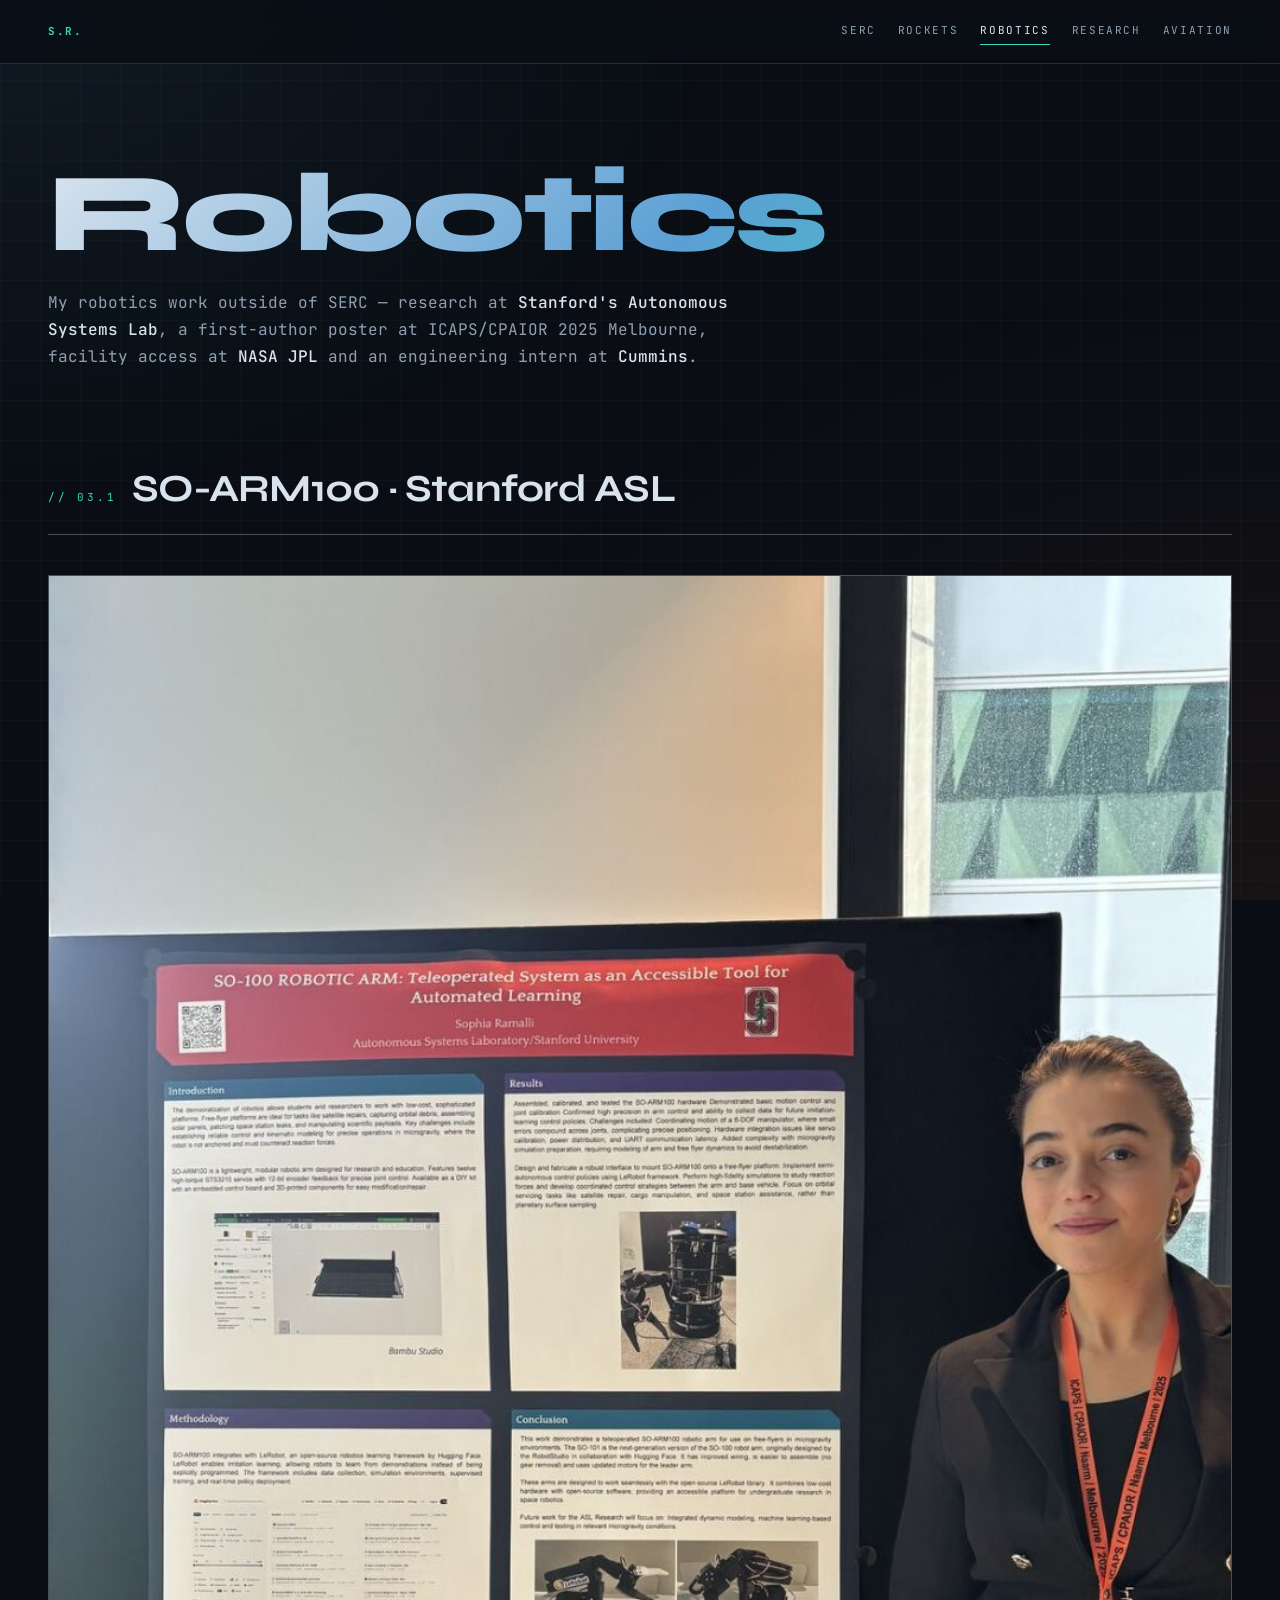
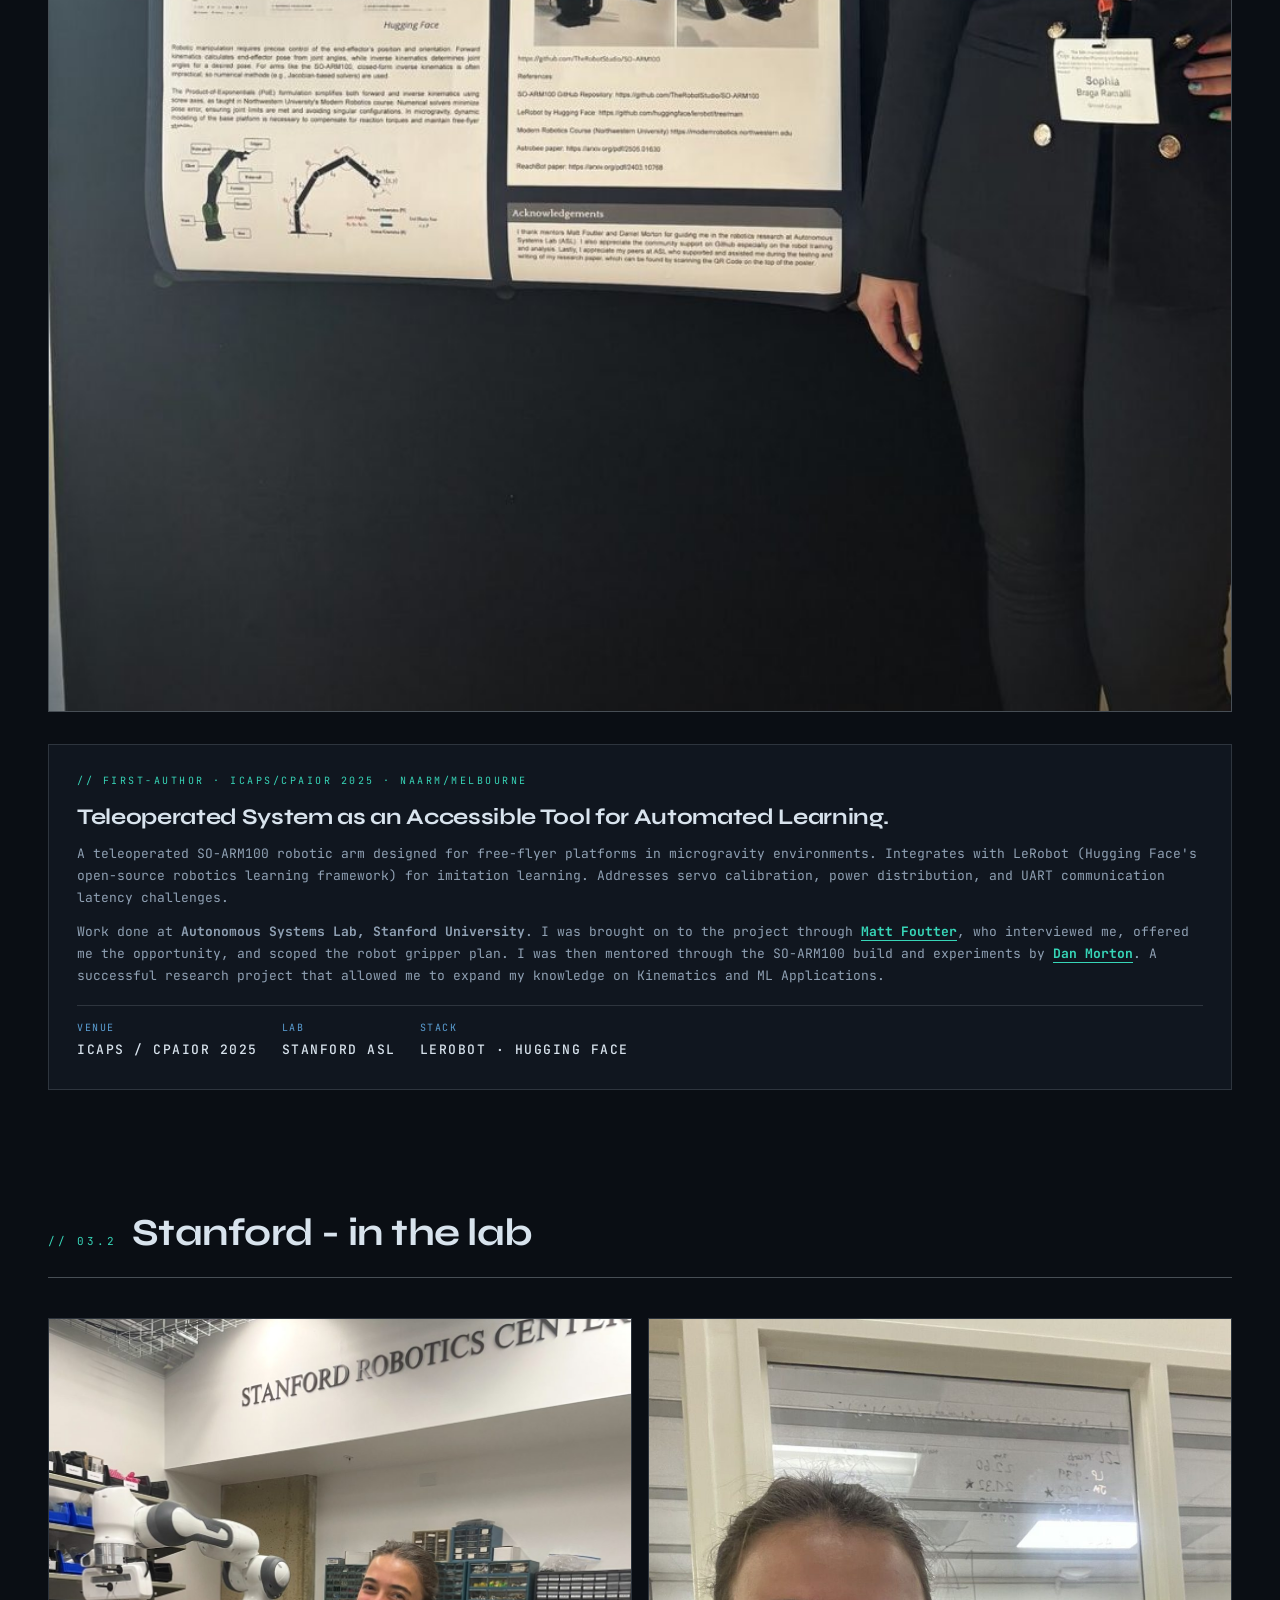
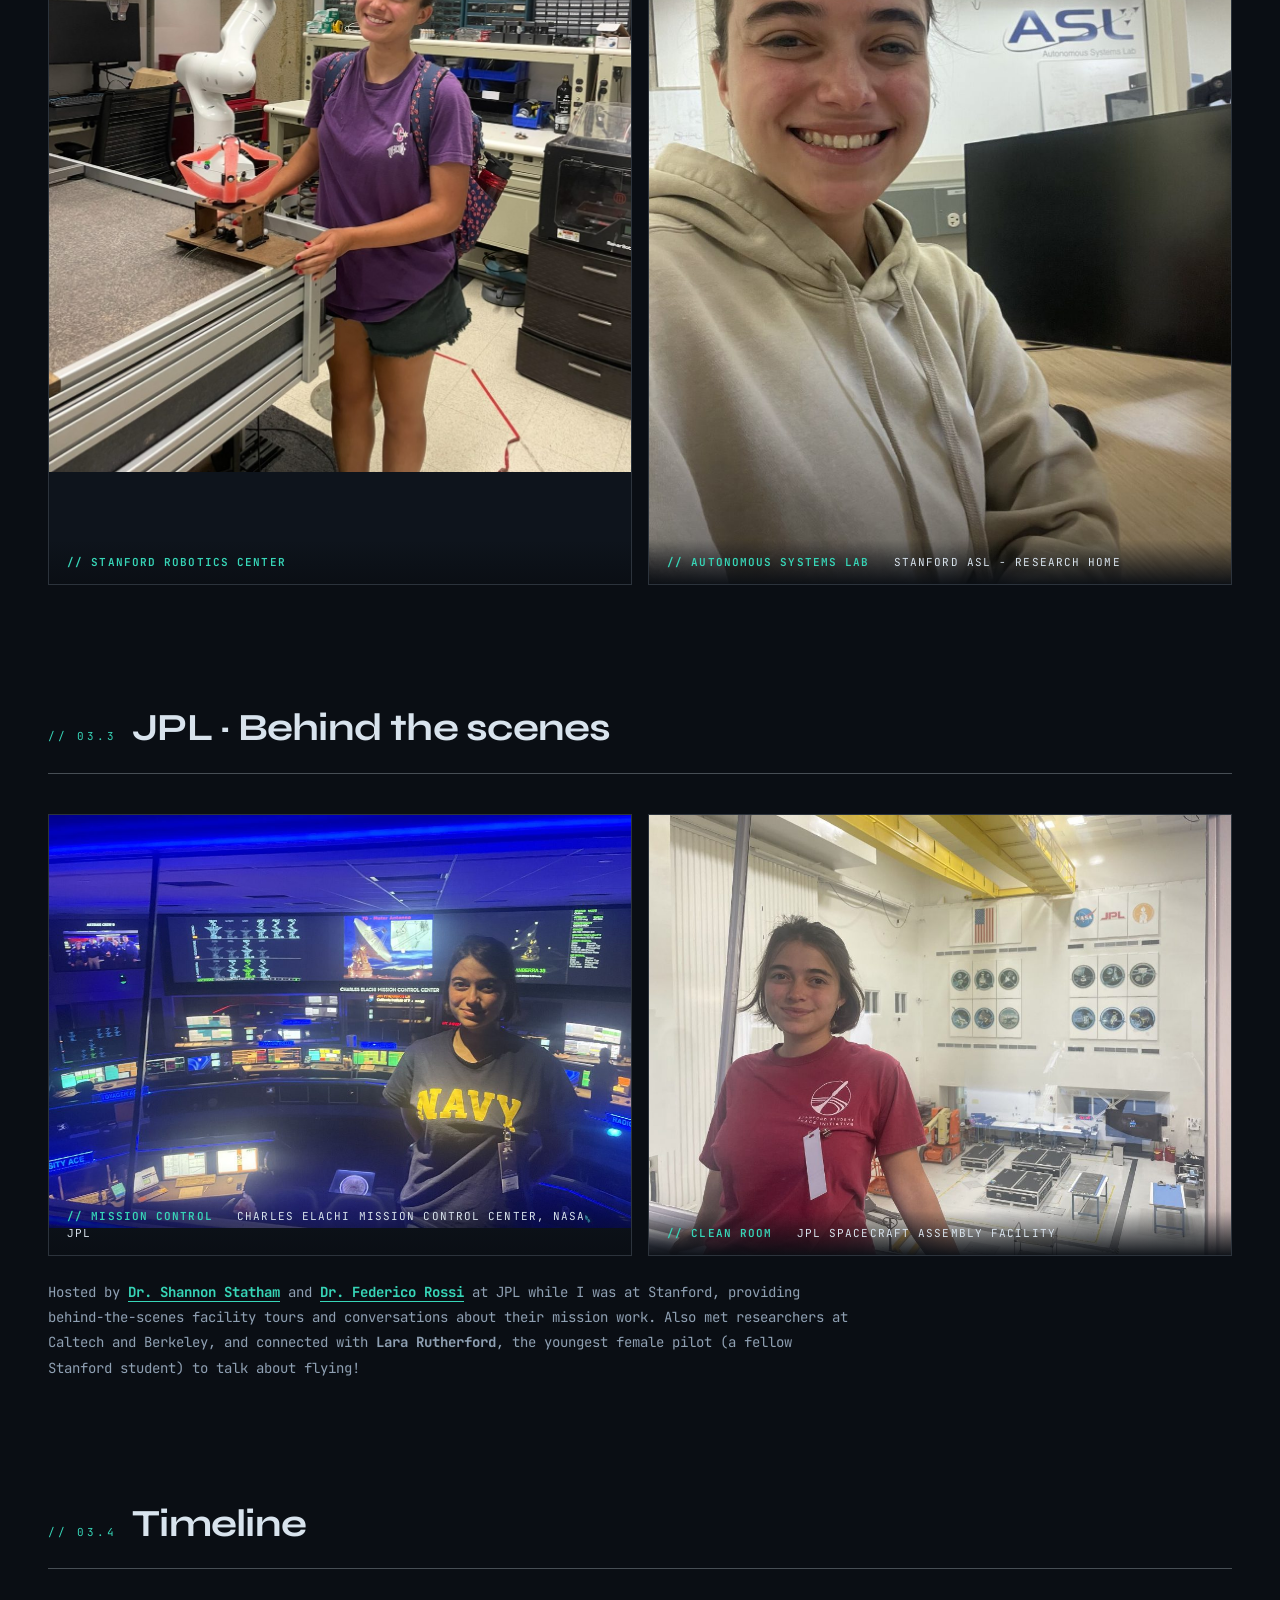
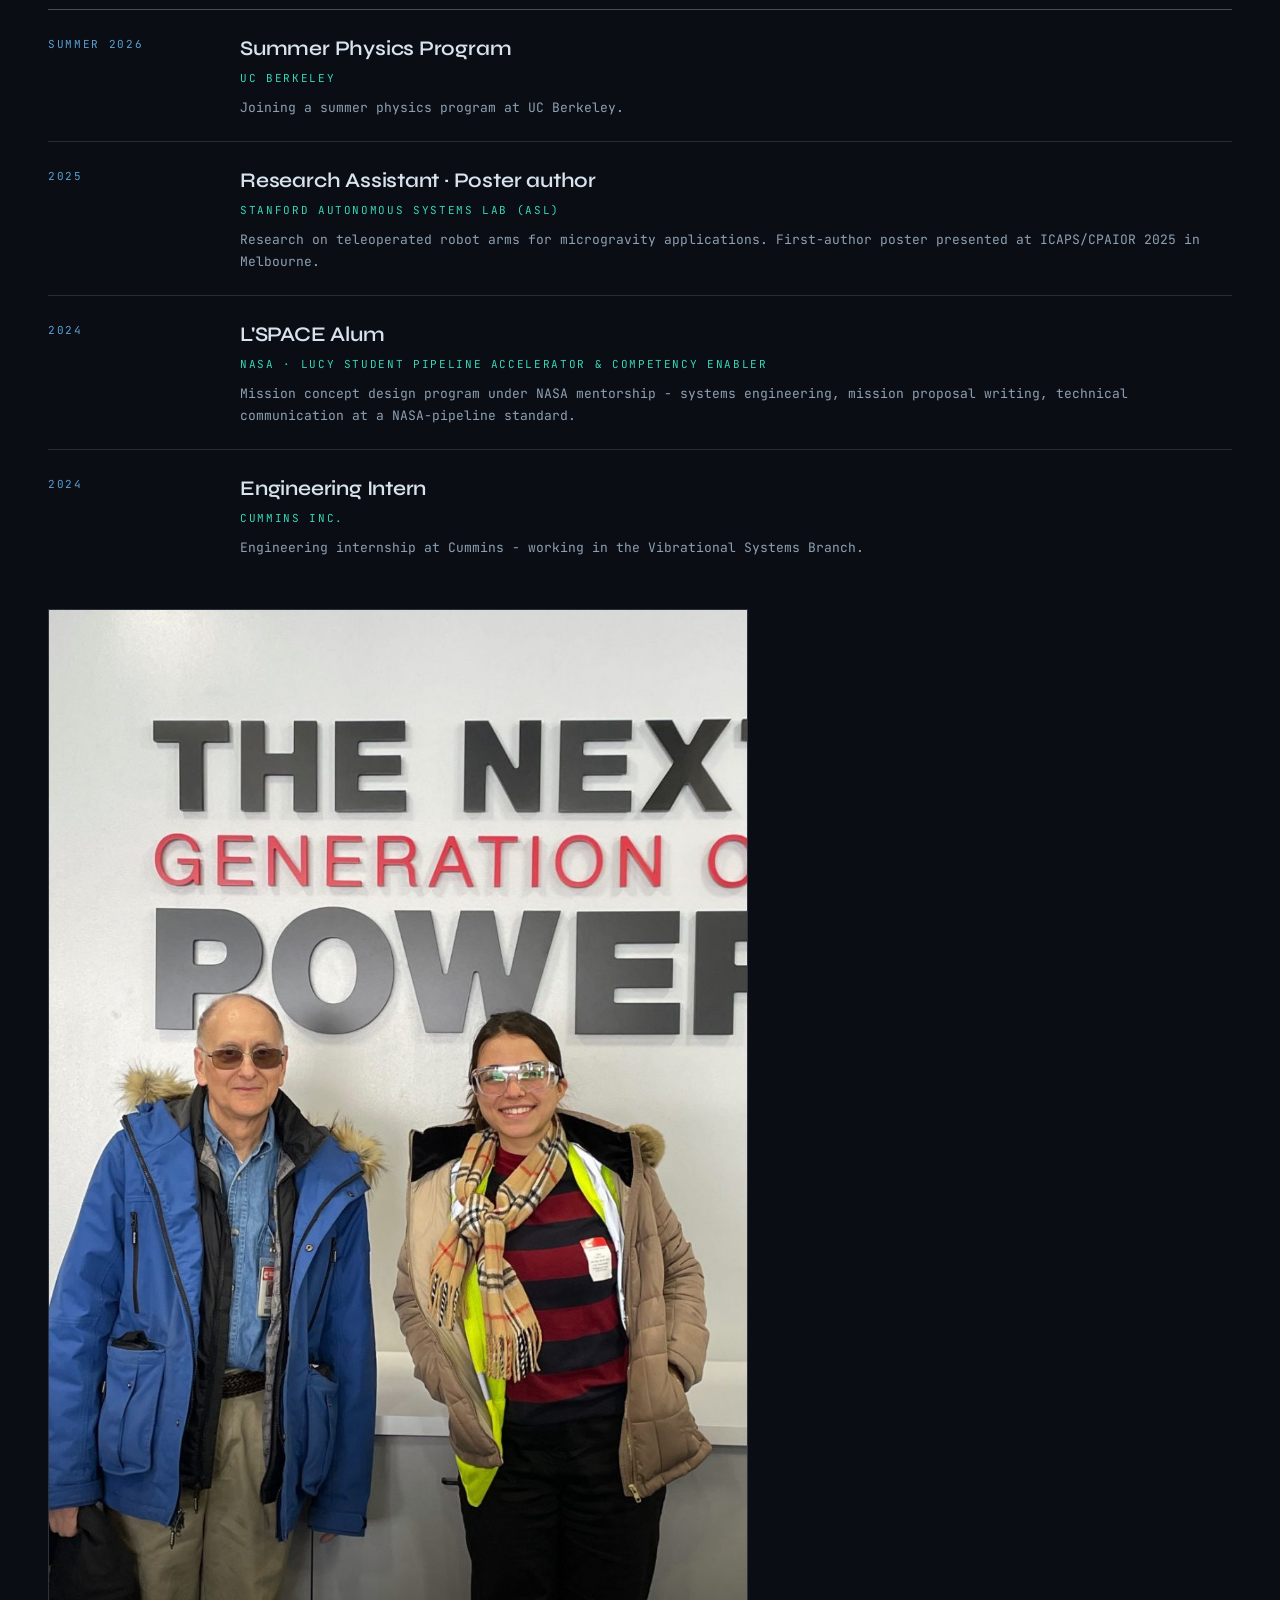
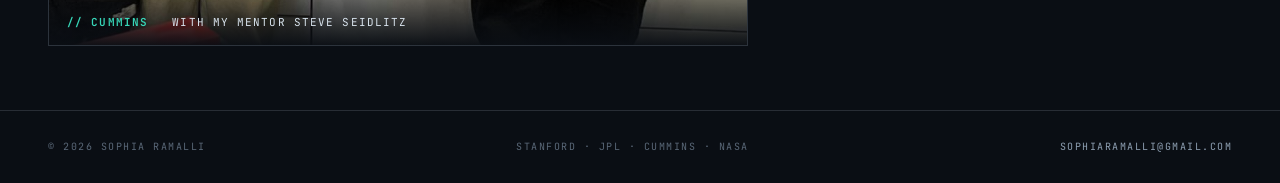
<file: robotics.html>
<!DOCTYPE html>
<html lang="en">
<head>
<meta charset="UTF-8">
<meta name="viewport" content="width=device-width, initial-scale=1.0">
<title>Robotics - Sophia Ramalli</title>
<link rel="preconnect" href="https://fonts.googleapis.com">
<link rel="preconnect" href="https://fonts.gstatic.com" crossorigin>
<link href="https://fonts.googleapis.com/css2?family=JetBrains+Mono:wght@400;500;600;700&family=Syne:wght@500;600;700;800&display=swap" rel="stylesheet">
<link rel="stylesheet" href="styles.css">
<style>
.img-grid-2{display:grid;grid-template-columns:1fr 1fr;gap:16px;margin-top:24px}
.img-grid-3{display:grid;grid-template-columns:repeat(3,1fr);gap:16px;margin-top:24px}
@media(max-width:900px){.img-grid-3{grid-template-columns:repeat(2,1fr)}}
@media(max-width:768px){.img-grid-2,.img-grid-3{grid-template-columns:1fr}}
</style>
</head>
<body class="page-robotics">

<nav>
  <a class="brand" href="index.html">S.R.</a>
  <div class="links">
    <a href="serc.html">SERC</a>
    <a href="rockets.html">Rockets</a>
    <a href="robotics.html" class="active">Robotics</a>
    <a href="research.html">Research</a>
    <a href="aviation.html">Aviation</a>
  </div>
</nav>

<main>

<header class="page-header">
  <div class="crumb"></div>
  <h1>Robotics</h1>
  <p class="tagline">My robotics work outside of SERC — research at <em>Stanford's Autonomous Systems Lab</em>, a first-author poster at ICAPS/CPAIOR 2025 Melbourne, facility access at <em>NASA JPL</em> and an engineering intern at <em>Cummins</em>.</p>
</header>

<section class="block reveal">
  <div class="section-title"><span class="num">// 03.1</span><h2>SO-ARM100 · Stanford ASL</h2></div>
  <div class="img-hero">
    <img src="images/img_4034.jpg" alt="Sophia next to her SO-100 Robotic Arm research poster at ICAPS 2025 Melbourne" loading="lazy">
  </div>
  <div class="card">
    <div class="card-tag">// First-author · ICAPS/CPAIOR 2025 · Naarm/Melbourne</div>
    <h3>Teleoperated System as an Accessible Tool for Automated Learning.</h3>
    <p>A teleoperated SO-ARM100 robotic arm designed for free-flyer platforms in microgravity environments. Integrates with LeRobot (Hugging Face's open-source robotics learning framework) for imitation learning. Addresses servo calibration, power distribution, and UART communication latency challenges.</p>
    <p style="margin-top:12px">Work done at <b>Autonomous Systems Lab, Stanford University</b>. I was brought on to the project through <a href="https://stanfordasl.github.io/people/matt-foutter/" target="_blank" rel="noopener" style="color:var(--theme-accent);border-bottom:1px solid var(--theme-accent)"><b>Matt Foutter</b></a>, who interviewed me, offered me the opportunity, and scoped the robot gripper plan. I was then mentored through the SO-ARM100 build and experiments by <a href="https://stanfordasl.github.io/people/dan-morton/" target="_blank" rel="noopener" style="color:var(--theme-accent);border-bottom:1px solid var(--theme-accent)"><b>Dan Morton</b></a>. A successful research project that allowed me to expand my knowledge on Kinematics and ML Applications.</p>
    <div class="meta">
      <div>Venue<b>ICAPS / CPAIOR 2025</b></div>
      <div>Lab<b>Stanford ASL</b></div>
      <div>Stack<b>LeRobot · Hugging Face</b></div>
    </div>
  </div>
</section>

<section class="block reveal">
  <div class="section-title"><span class="num">// 03.2</span><h2>Stanford - in the lab</h2></div>
  <div class="img-grid-2">
    <div class="img-wrap">
      <img src="images/img_4016.jpg" alt="Sophia at the Stanford Robotics Center with a Franka arm" loading="lazy">
      <div class="caption"><b>// STANFORD ROBOTICS CENTER</b></div>
    </div>
    <div class="img-wrap">
      <img src="images/img_4039.jpg" alt="Sophia at the Autonomous Systems Lab office" loading="lazy">
      <div class="caption"><b>// AUTONOMOUS SYSTEMS LAB</b> &nbsp; Stanford ASL - research home</div>
    </div>
  </div>
</section>

<section class="block reveal">
  <div class="section-title"><span class="num">// 03.3</span><h2>JPL · Behind the scenes</h2></div>
  <div class="img-grid-2">
    <div class="img-wrap">
      <img src="images/img_4037.jpg" alt="Sophia at the Charles Elachi Mission Control Center at JPL" loading="lazy">
      <div class="caption"><b>// MISSION CONTROL</b> &nbsp; Charles Elachi Mission Control Center, NASA JPL</div>
    </div>
    <div class="img-wrap">
      <img src="images/img_4038.jpg" alt="Sophia at the JPL clean room" loading="lazy">
      <div class="caption"><b>// CLEAN ROOM</b> &nbsp; JPL spacecraft assembly facility</div>
    </div>
  </div>
  <p style="color:var(--text-dim);font-size:14px;line-height:1.8;max-width:800px;margin-top:24px">
    Hosted by <a href="https://www.statham.space/about-me/" target="_blank" rel="noopener" style="color:var(--theme-accent);border-bottom:1px solid var(--theme-accent)"><b>Dr. Shannon Statham</b></a> and <a href="https://robotics.jpl.nasa.gov/who-we-are/people/federico_rossi/" target="_blank" rel="noopener" style="color:var(--theme-accent);border-bottom:1px solid var(--theme-accent)"><b>Dr. Federico Rossi</b></a> at JPL while I was at Stanford, providing behind-the-scenes facility tours and conversations about their mission work. Also met researchers at Caltech and Berkeley, and connected with <b>Lara Rutherford</b>, the youngest female pilot (a fellow Stanford student) to talk about flying!
  </p>
</section>

<section class="block reveal">
  <div class="section-title"><span class="num">// 03.4</span><h2>Timeline</h2></div>
  <div class="timeline">

    <div class="tl-item">
      <div class="tl-date">Summer 2026</div>
      <div class="tl-content">
        <div class="role">Summer Physics Program</div>
        <div class="org">UC Berkeley</div>
        <div class="desc">Joining a summer physics program at UC Berkeley.</div>
      </div>
    </div>

    <div class="tl-item">
      <div class="tl-date">2025</div>
      <div class="tl-content">
        <div class="role">Research Assistant · Poster author</div>
        <div class="org">Stanford Autonomous Systems Lab (ASL)</div>
        <div class="desc">Research on teleoperated robot arms for microgravity applications. First-author poster presented at ICAPS/CPAIOR 2025 in Melbourne.</div>
      </div>
    </div>

    <div class="tl-item">
      <div class="tl-date">2024</div>
      <div class="tl-content">
        <div class="role">L'SPACE Alum</div>
        <div class="org">NASA · Lucy Student Pipeline Accelerator &amp; Competency Enabler</div>
        <div class="desc">Mission concept design program under NASA mentorship - systems engineering, mission proposal writing, technical communication at a NASA-pipeline standard.</div>
      </div>
    </div>

    <div class="tl-item">
      <div class="tl-date">2024</div>
      <div class="tl-content">
        <div class="role">Engineering Intern</div>
        <div class="org">Cummins Inc.</div>
        <div class="desc">Engineering internship at Cummins - working in the Vibrational Systems Branch.</div>
      </div>
    </div>

  </div>
  <div style="margin-top:28px">
    <div class="img-wrap" style="max-width:700px">
      <img src="images/img_4046.jpg" alt="Sophia at Cummins with Steve" loading="lazy">
      <div class="caption"><b>// CUMMINS</b> &nbsp; With my Mentor Steve Seidlitz</div>
    </div>
  </div>
</section>

</main>

<footer>
  <span>© 2026 Sophia Ramalli</span>
  <span>Stanford · JPL · Cummins · NASA</span>
  <span><a href="mailto:sophiaramalli@gmail.com">sophiaramalli@gmail.com</a></span>
</footer>

<script>const io=new IntersectionObserver((es)=>{es.forEach(e=>{if(e.isIntersecting){e.target.classList.add('in');io.unobserve(e.target)}})},{rootMargin:'-40px'});document.querySelectorAll('.reveal').forEach(el=>io.observe(el));</script>
</body>
</html>
</file>
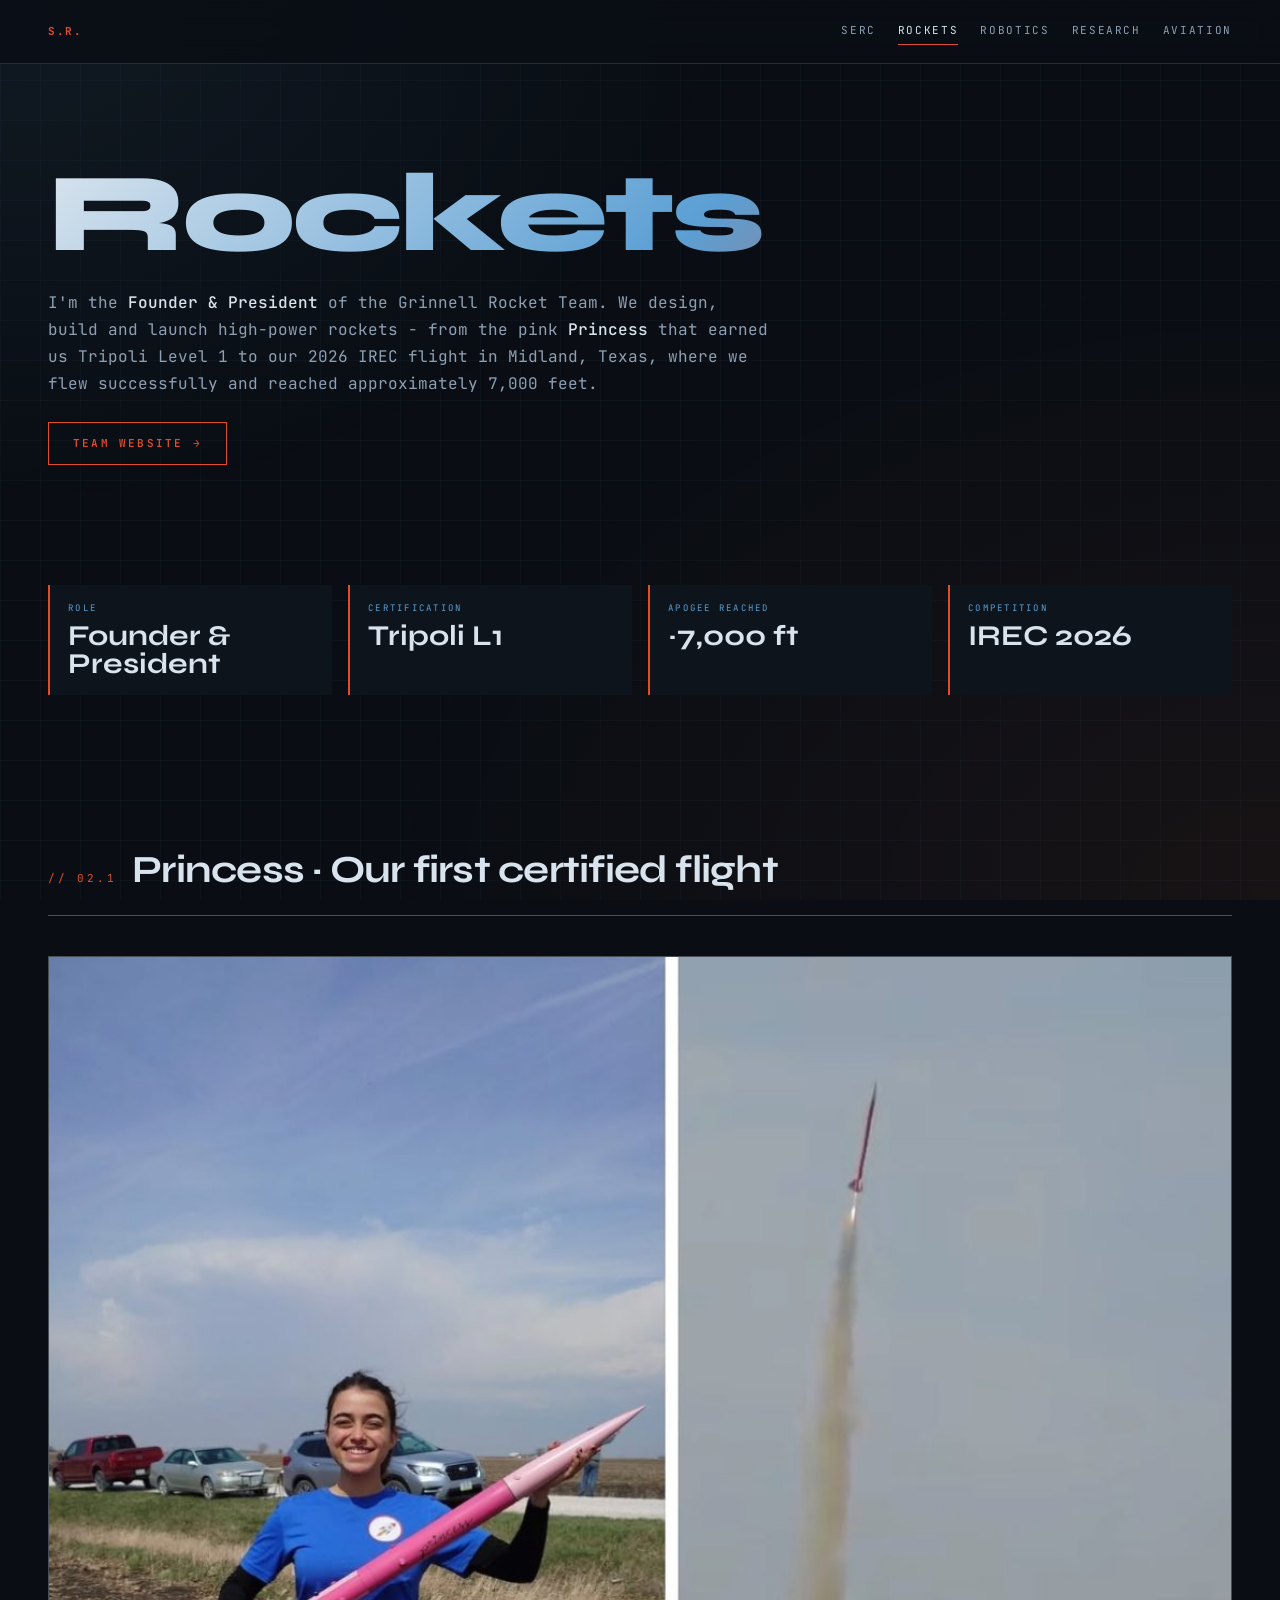
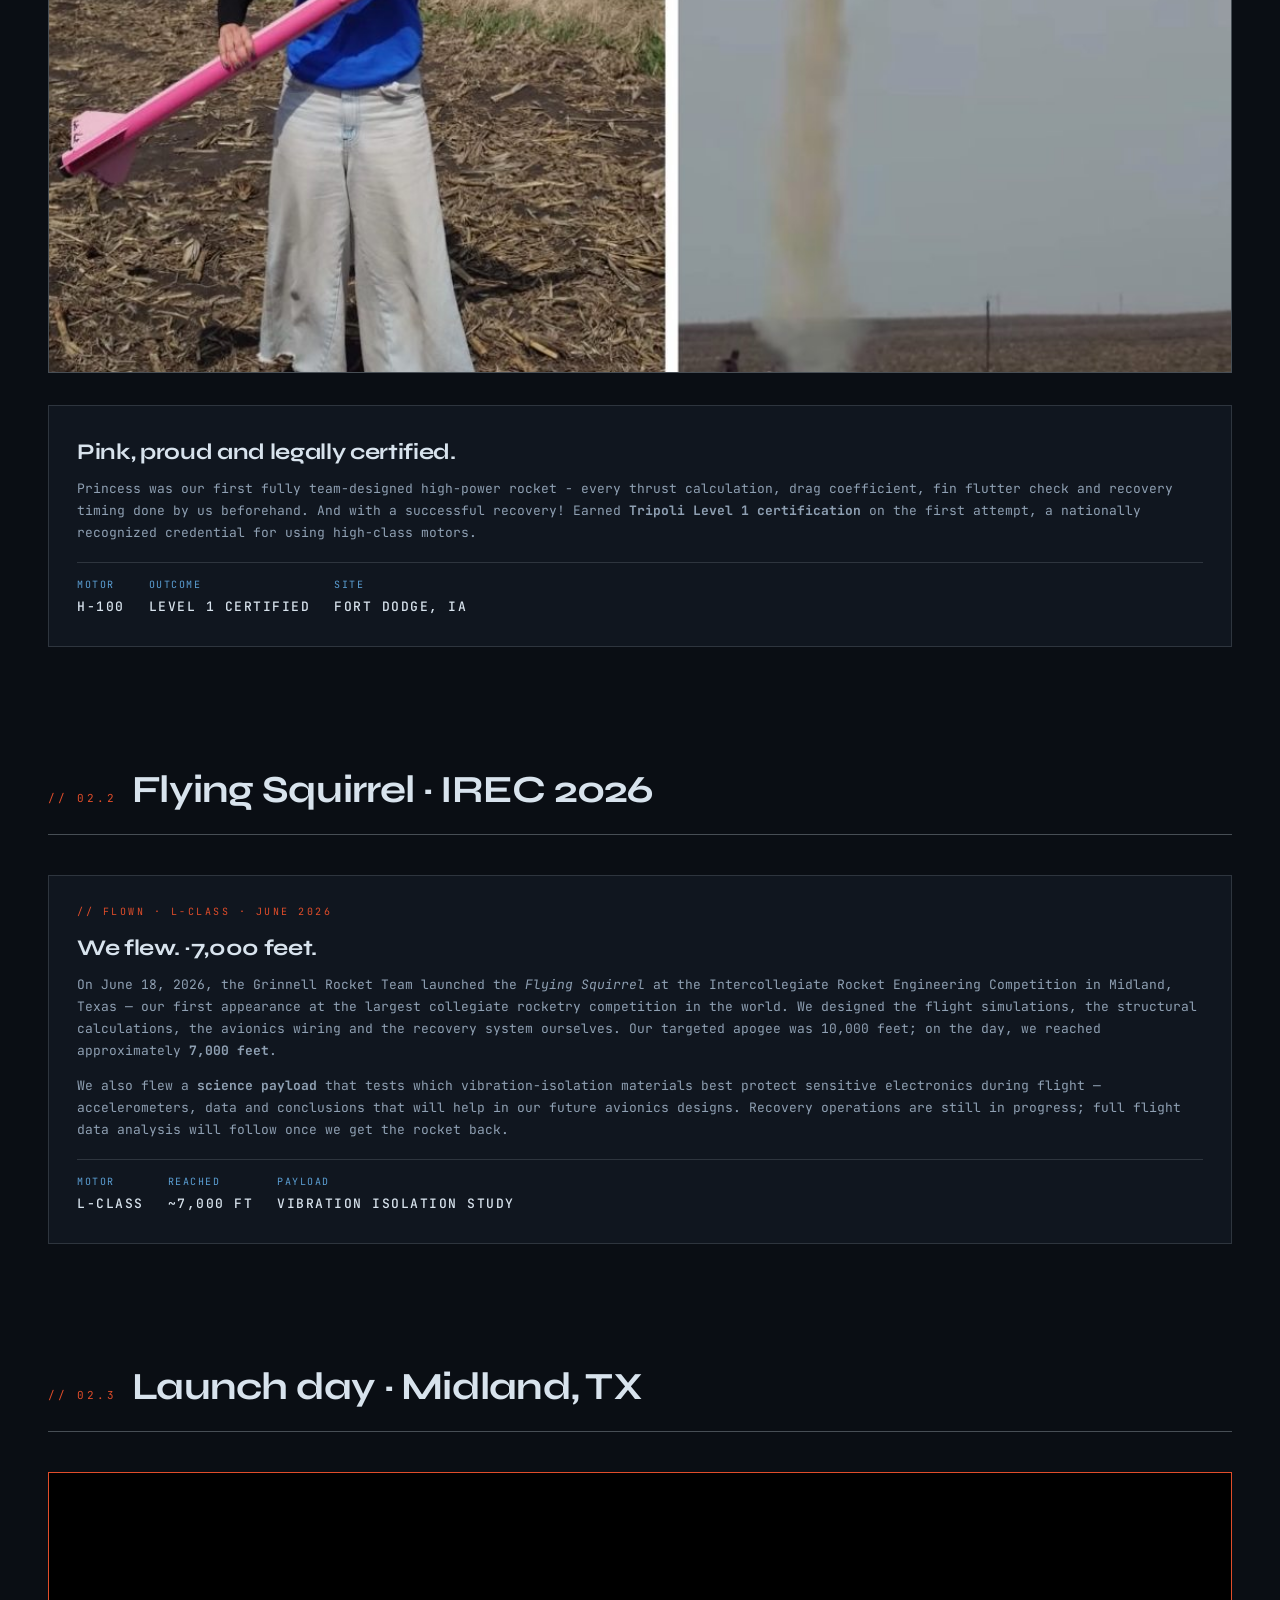
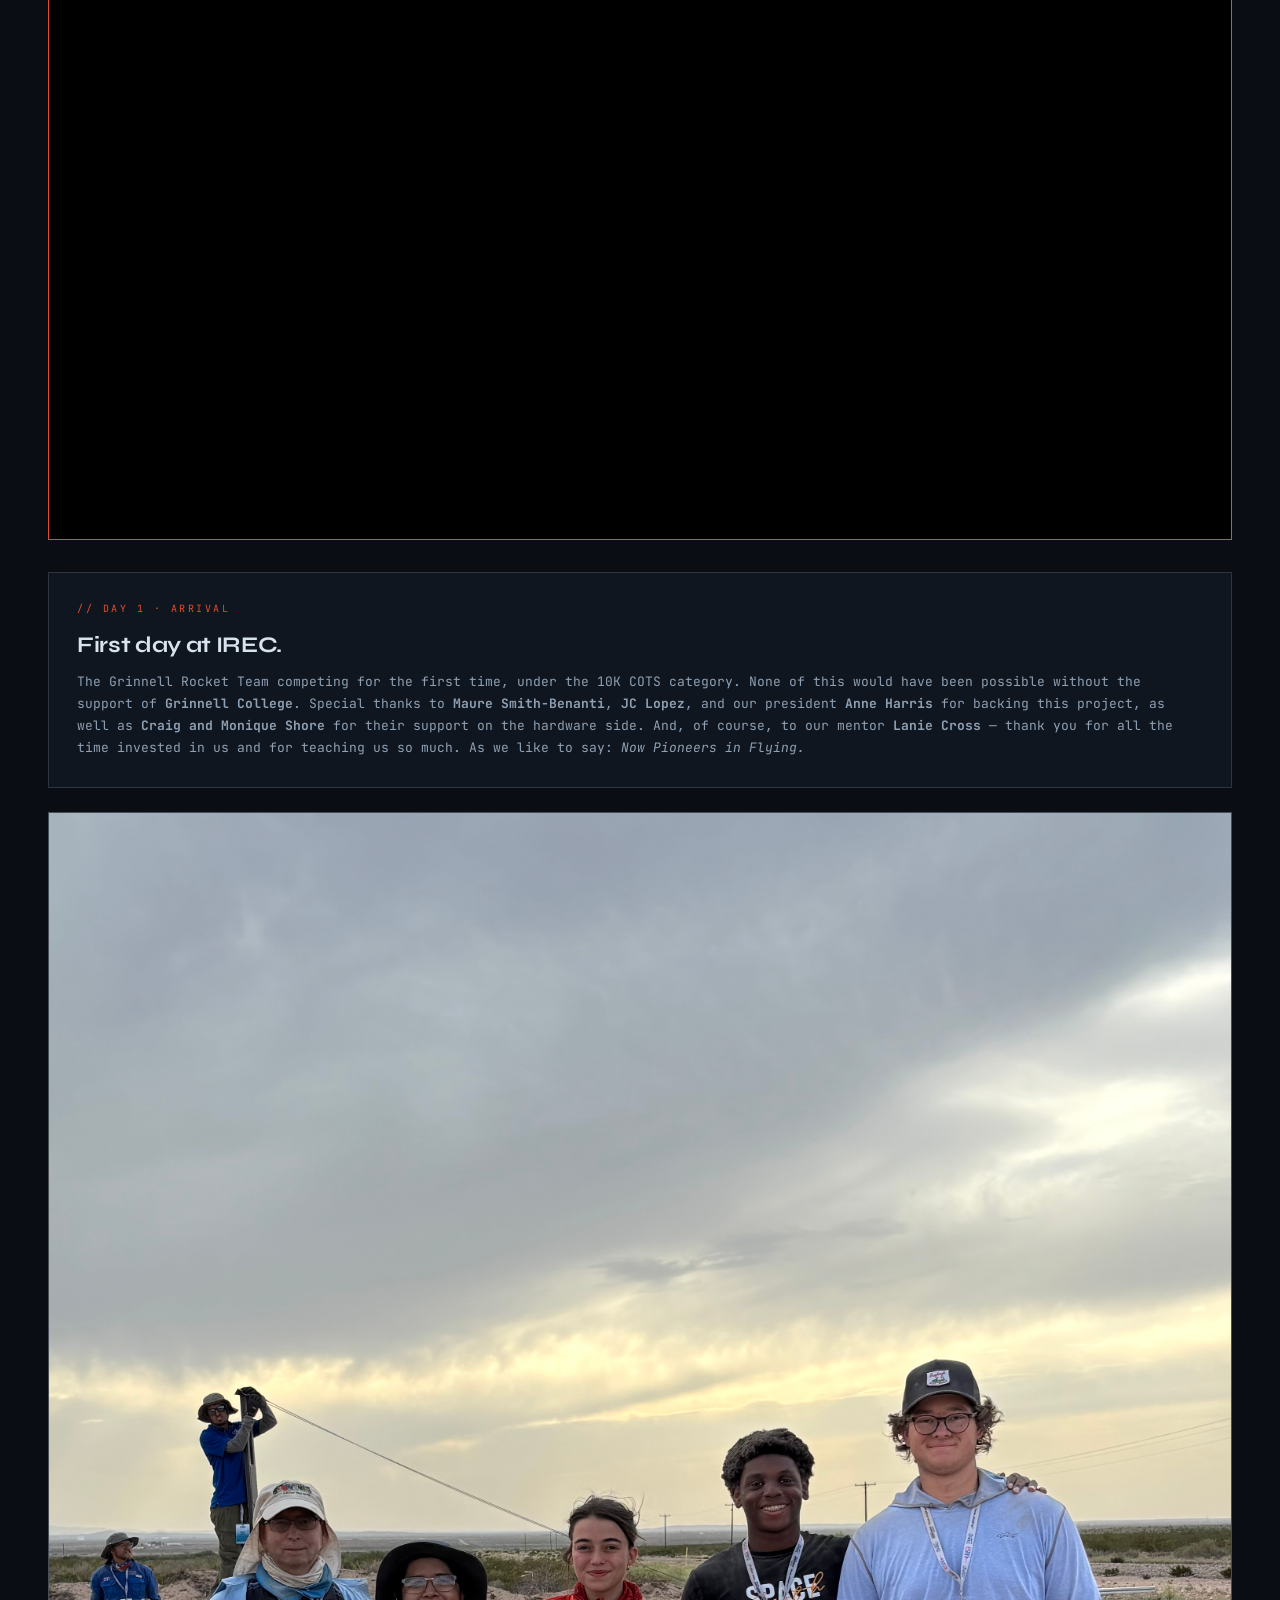
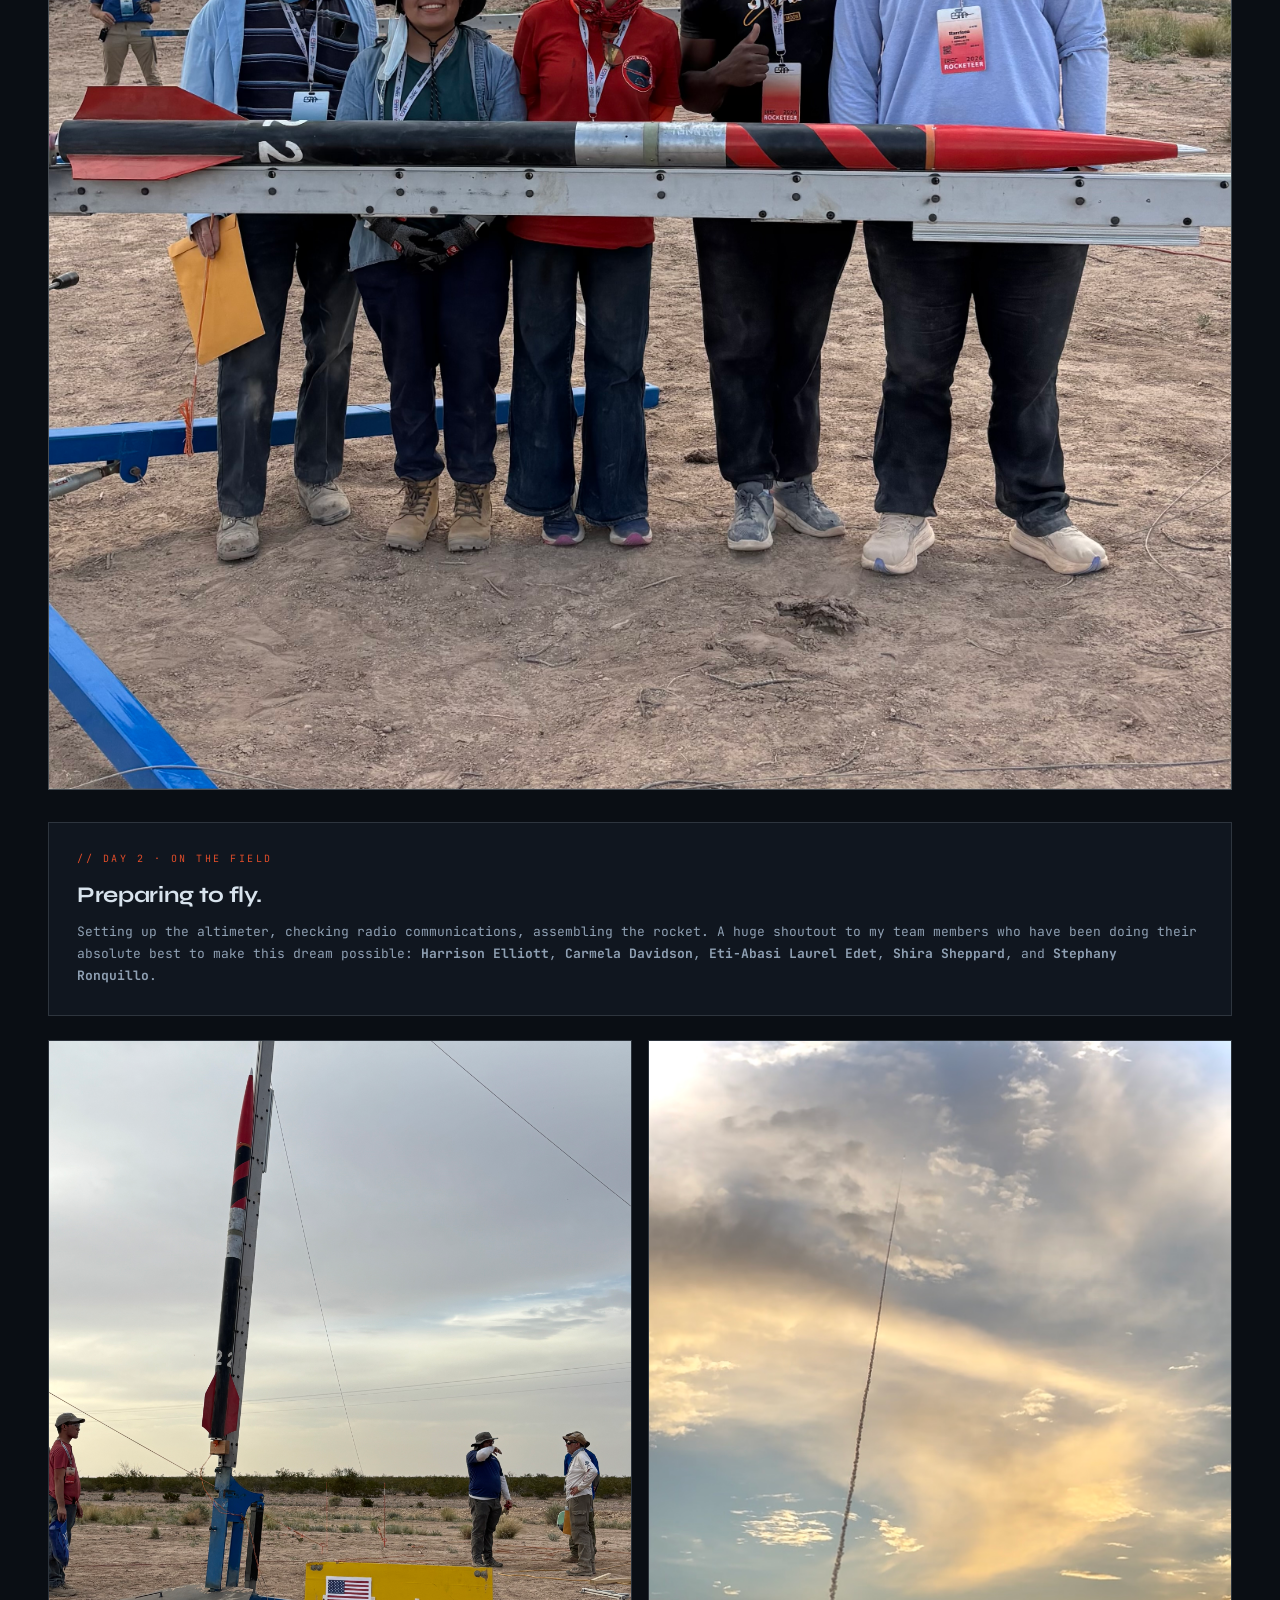
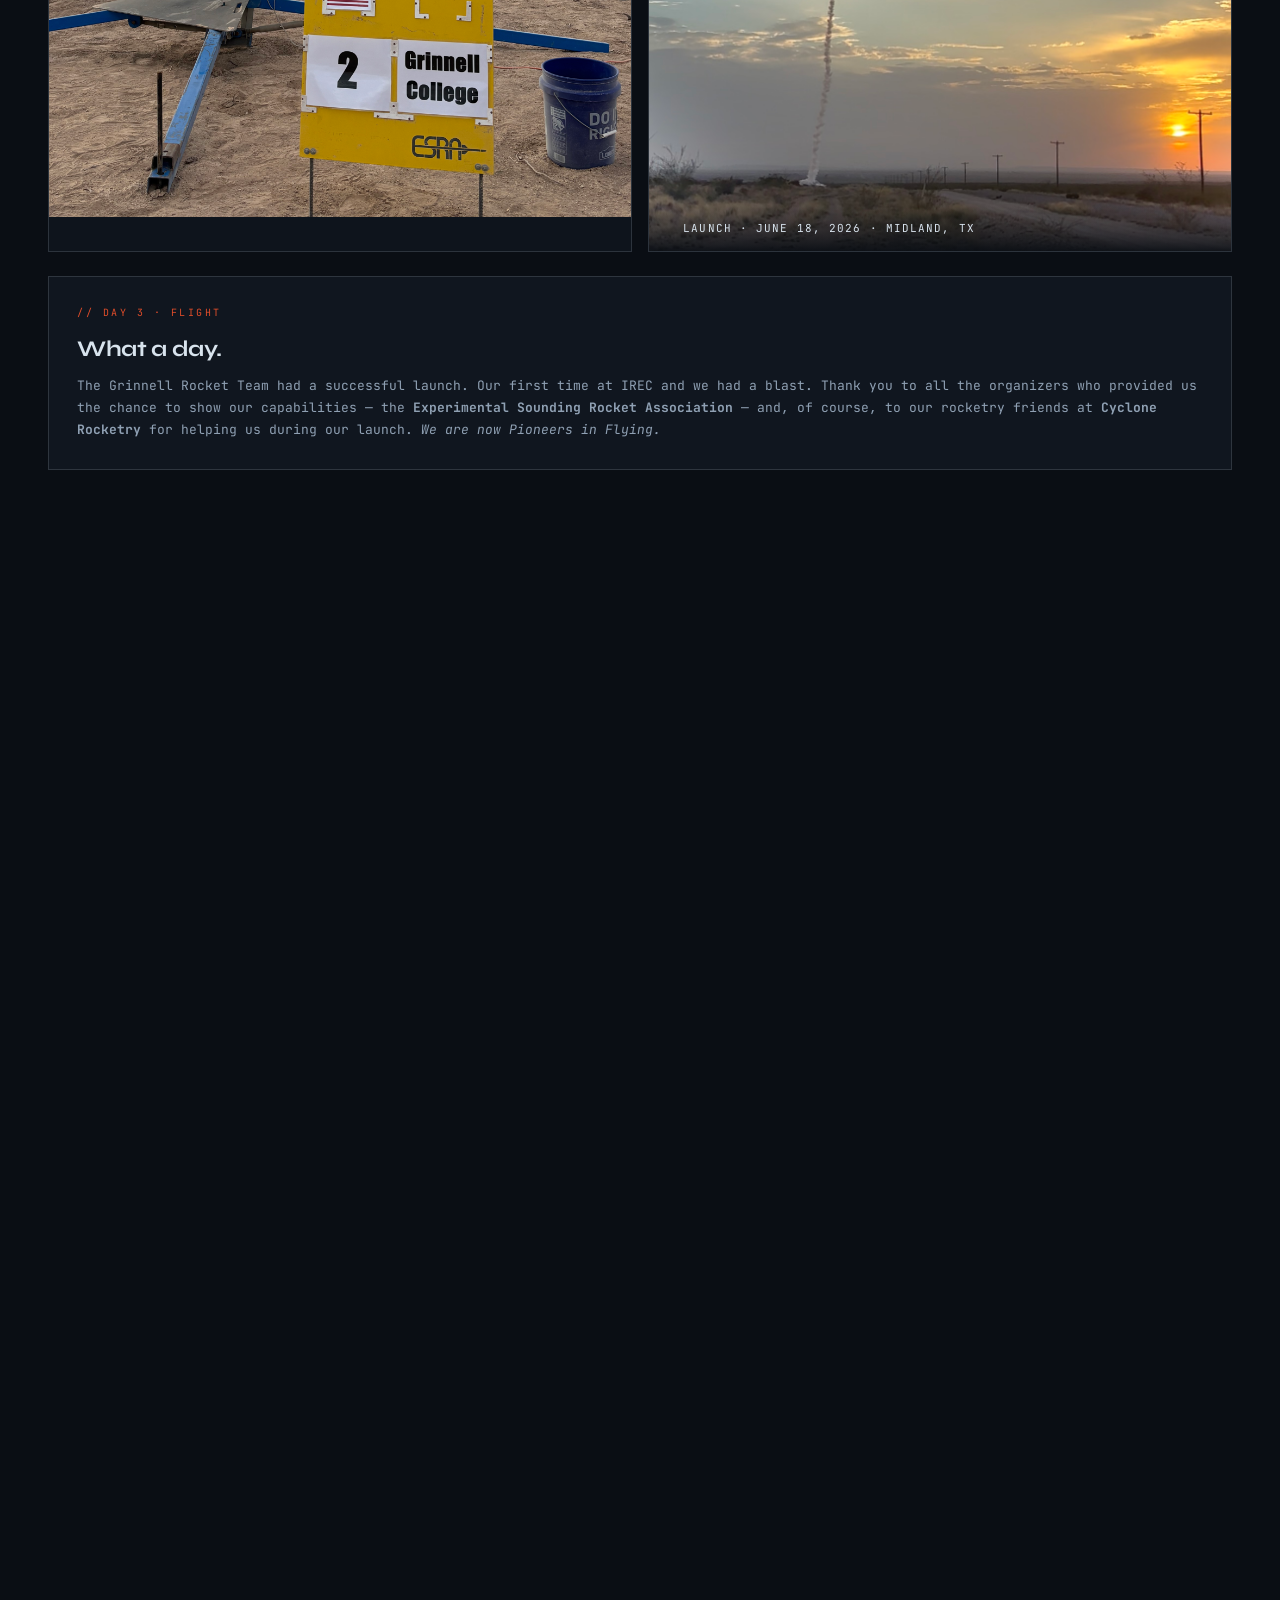
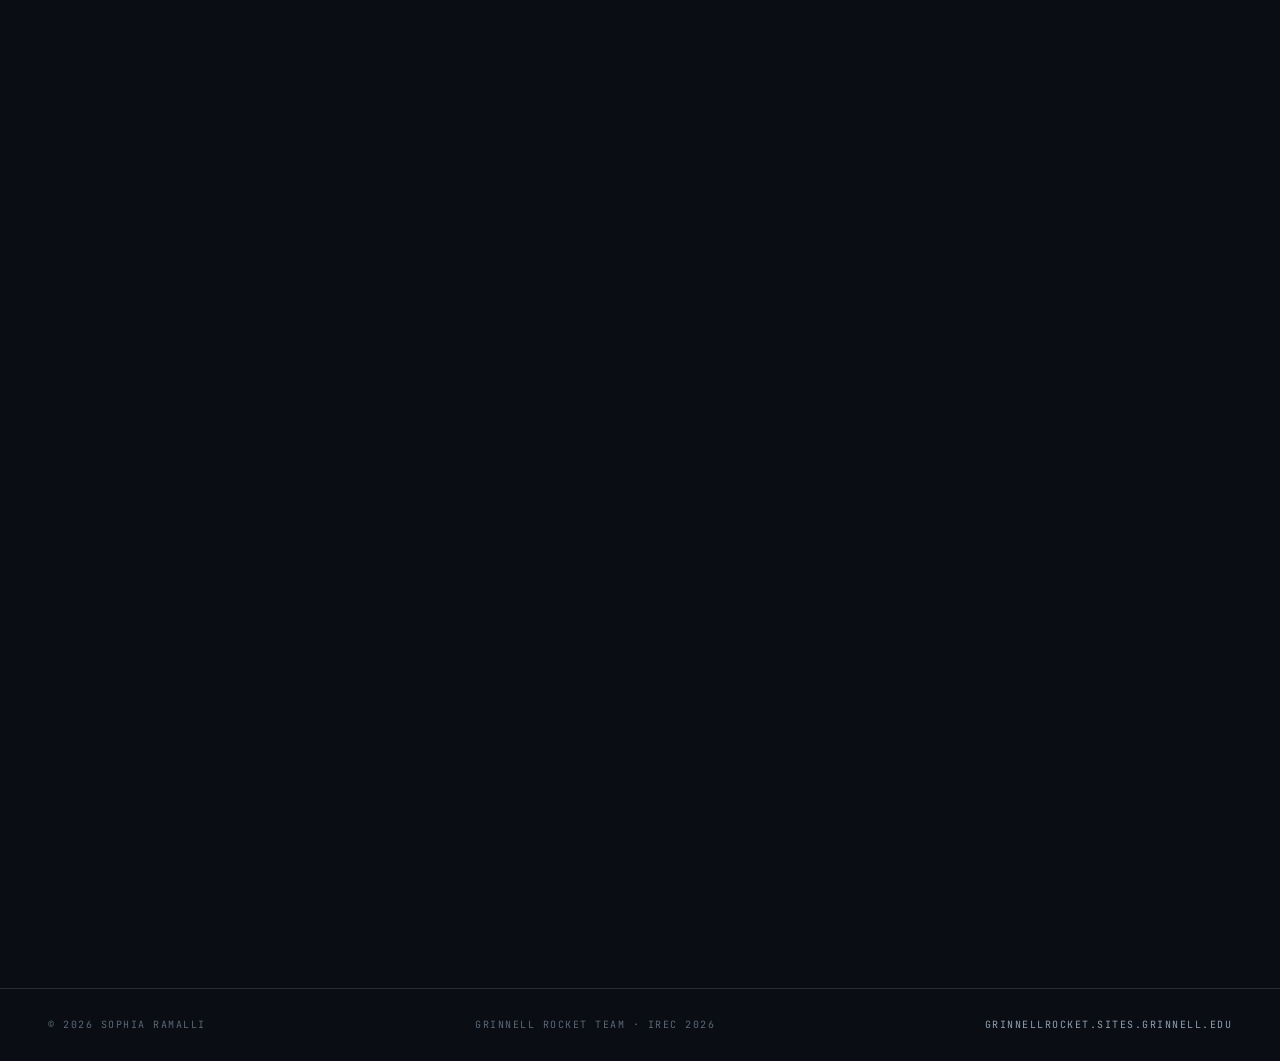
<file: rockets.html>
<!DOCTYPE html>
<html lang="en">
<head>
<meta charset="UTF-8">
<meta name="viewport" content="width=device-width, initial-scale=1.0">
<title>Rockets - Sophia Ramalli</title>
<link rel="preconnect" href="https://fonts.googleapis.com">
<link rel="preconnect" href="https://fonts.gstatic.com" crossorigin>
<link href="https://fonts.googleapis.com/css2?family=JetBrains+Mono:wght@400;500;600;700&family=Syne:wght@500;600;700;800&display=swap" rel="stylesheet">
<link rel="stylesheet" href="styles.css">
<style>
.img-grid-2{display:grid;grid-template-columns:1fr 1fr;gap:16px;margin-top:24px}
@media(max-width:768px){.img-grid-2{grid-template-columns:1fr}}
</style>
</head>
<body class="page-rockets">

<nav>
  <a class="brand" href="index.html">S.R.</a>
  <div class="links">
    <a href="serc.html">SERC</a>
    <a href="rockets.html" class="active">Rockets</a>
    <a href="robotics.html">Robotics</a>
    <a href="research.html">Research</a>
    <a href="aviation.html">Aviation</a>
  </div>
</nav>

<main>

<header class="page-header">
  <div class="crumb"></div>
  <h1>Rockets</h1>
  <p class="tagline">I'm the <em>Founder &amp; President</em> of the Grinnell Rocket Team. We design, build and launch high-power rockets - from the pink <em>Princess</em> that earned us Tripoli Level 1 to our 2026 IREC flight in Midland, Texas, where we flew successfully and reached approximately 7,000 feet.</p>
  <div style="margin-top:24px">
    <a href="https://grinnellrocket.sites.grinnell.edu" target="_blank" rel="noopener" class="cta">Team website →</a>
  </div>
</header>

<section class="block reveal">
  <div class="tele-row">
    <div class="tele"><div class="l">Role</div><div class="v">Founder &amp; President</div></div>
    <div class="tele"><div class="l">Certification</div><div class="v">Tripoli L1</div></div>
    <div class="tele"><div class="l">Apogee Reached</div><div class="v">~7,000 ft</div></div>
    <div class="tele"><div class="l">Competition</div><div class="v">IREC 2026</div></div>
  </div>
</section>

<section class="block reveal">
  <div class="section-title"><span class="num">// 02.1</span><h2>Princess · Our first certified flight</h2></div>

  <div class="img-hero">
    <img src="images/img_4021.jpg" alt="Sophia holding the pink Princess rocket + launch photo" loading="lazy">
  </div>

  <div class="card">
    <h3>Pink, proud and legally certified.</h3>
    <p>Princess was our first fully team-designed high-power rocket - every thrust calculation, drag coefficient, fin flutter check and recovery timing done by us beforehand. And with a successful recovery! Earned <b>Tripoli Level 1 certification</b> on the first attempt, a nationally recognized credential for using high-class motors.</p>
    <div class="meta">
      <div>Motor<b>H-100</b></div>
      <div>Outcome<b>Level 1 Certified</b></div>
      <div>Site<b>Fort Dodge, IA</b></div>
    </div>
  </div>
</section>

<section class="block reveal">
<div class="section-title"><span class="num">// 02.2</span><h2>Flying Squirrel · IREC 2026</h2></div>
<div class="card">
<div class="card-tag">// Flown · L-class · June 2026</div>
<h3>We flew. ~7,000 feet.</h3>
<p>On June 18, 2026, the Grinnell Rocket Team launched the <em>Flying Squirrel</em> at the Intercollegiate Rocket Engineering Competition in Midland, Texas — our first appearance at the largest collegiate rocketry competition in the world. We designed the flight simulations, the structural calculations, the avionics wiring and the recovery system ourselves. Our targeted apogee was 10,000 feet; on the day, we reached approximately <b>7,000 feet</b>.</p>
<p style="margin-top:12px">We also flew a <b>science payload</b> that tests which vibration-isolation materials best protect sensitive electronics during flight — accelerometers, data and conclusions that will help in our future avionics designs. Recovery operations are still in progress; full flight data analysis will follow once we get the rocket back.</p>
<div class="meta">
<div>Motor<b>L-class</b></div>
<div>Reached<b>~7,000 ft</b></div>
<div>Payload<b>Vibration isolation study</b></div>
</div>
</div>
</section>

<section class="block reveal">
<div class="section-title"><span class="num">// 02.3</span><h2>Launch day · Midland, TX</h2></div>

<div style="position:relative;padding-bottom:56.25%;height:0;overflow:hidden;border:1px solid var(--theme-accent,#333);margin-bottom:32px;background:#000">
<iframe src="https://www.youtube.com/embed/gIKpxPlS92g" title="Grinnell Rocket Team — IREC 2026 launch" frameborder="0" allow="accelerometer; autoplay; clipboard-write; encrypted-media; gyroscope; picture-in-picture; web-share" referrerpolicy="strict-origin-when-cross-origin" allowfullscreen style="position:absolute;top:0;left:0;width:100%;height:100%;border:0"></iframe>
</div>

<div class="card">
<div class="card-tag">// Day 1 · Arrival</div>
<h3>First day at IREC.</h3>
<p>The Grinnell Rocket Team competing for the first time, under the 10K COTS category. None of this would have been possible without the support of <b>Grinnell College</b>. Special thanks to <b>Maure Smith-Benanti</b>, <b>JC Lopez</b>, and our president <b>Anne Harris</b> for backing this project, as well as <b>Craig and Monique Shore</b> for their support on the hardware side. And, of course, to our mentor <b>Lanie Cross</b> — thank you for all the time invested in us and for teaching us so much. As we like to say: <em>Now Pioneers in Flying.</em></p>
</div>

<div class="img-hero" style="margin-top:24px">
<img src="images/IMG_5497.jpeg" alt="Flying Squirrel on the rail at IREC, Team 2 Grinnell College" loading="lazy">
</div>

<div class="card" style="margin-top:24px">
<div class="card-tag">// Day 2 · On the field</div>
<h3>Preparing to fly.</h3>
<p>Setting up the altimeter, checking radio communications, assembling the rocket. A huge shoutout to my team members who have been doing their absolute best to make this dream possible: <b>Harrison Elliott</b>, <b>Carmela Davidson</b>, <b>Eti-Abasi Laurel Edet</b>, <b>Shira Sheppard</b>, and <b>Stephany Ronquillo</b>.</p>
</div>

<div class="img-grid-2" style="margin-top:24px">
<div class="img-wrap">
<img src="images/IMG_5552%20%281%29.jpeg" alt="Grinnell Rocket Team with the Flying Squirrel on the launch rail" loading="lazy">
</div>
<div class="img-wrap">
<img src="images/IMG_5578.jpeg" alt="Flying Squirrel launch — sunset smoke trail over Midland, TX" loading="lazy">
<div class="caption"><b></b> &nbsp; Launch · June 18, 2026 · Midland, TX</div>
</div>
</div>

<div class="card" style="margin-top:24px">
<div class="card-tag">// Day 3 · Flight</div>
<h3>What a day.</h3>
<p>The Grinnell Rocket Team had a successful launch. Our first time at IREC and we had a blast. Thank you to all the organizers who provided us the chance to show our capabilities — the <b>Experimental Sounding Rocket Association</b> — and, of course, to our rocketry friends at <b>Cyclone Rocketry</b> for helping us during our launch. <em>We are now Pioneers in Flying.</em></p>
</div>
</section>

<section class="block reveal">
  <div class="section-title"><span class="num">// 02.3</span><h2>Team &amp; presence</h2></div>
  <div class="img-grid-2">
    <div class="img-wrap">
      <img src="images/img_4018.jpg" alt="Grinnell Rocket Team group photo next to Vesta rocket" loading="lazy">
    </div>
    <div class="img-wrap">
      <img src="images/img_4014.jpg" alt="Sophia presenting in front of Grinnell Rocket Team poster" loading="lazy">
      <div class="caption"><b></b> &nbsp; Presenting GRT progress at the Wilson Center</div>
    </div>
  </div>
</section>

<section class="block reveal">
  <div class="section-title"><span class="num">// 02.4</span><h2>Wind tunnel · Our first build</h2></div>
  <div style="display:grid;grid-template-columns:1fr 1fr;gap:40px;align-items:center" class="wt-grid">
    <div class="img-wrap">
      <img src="images/img_4013.jpg" alt="Sophia in the wind tunnel workshop with airflow apparatus" loading="lazy">
    </div>
    <div>
      <div class="card-tag" style="color:var(--theme-accent);margin-bottom:8px">// GRANT-FUNDED PROJECT</div>
      <h3 style="font-family:'Syne',sans-serif;font-size:1.5rem;color:var(--text);margin-bottom:12px">NASA Glenn-inspired wind tunnel</h3>
      <p style="color:var(--text-dim);font-size:14px;line-height:1.8">
        The Grinnell Rocket Team's first capital project, built with faculty advisor <b>Prof. Tjossem</b> and inspired by the NASA Glenn Research Center design. It's scientific equipment we designed from scratch and validated ourselves! It's also how we ignited ourselves (haha get it) to take on everything bigger that came after.
      </p>
    </div>
  </div>
  <style>@media(max-width:768px){.wt-grid{grid-template-columns:1fr !important}}</style>
</section>

<section class="block reveal">
  <div class="section-title"><span class="num">// 02.5</span><h2>Publications &amp; outreach</h2></div>
  <p style="color:var(--text-dim);font-size:14px;line-height:1.8;max-width:800px">
    Published articles on rocket propulsion and related physics topics at <a href="https://www.jovenscientistasbrasil.com.br/" target="_blank" rel="noopener" style="color:var(--theme-accent);border-bottom:1px solid var(--theme-accent)">Jovens Cientistas Brasil</a>, including a deep technical piece on hybrid rockets and solid fuel. See the <a href="research.html" style="color:var(--theme-accent);border-bottom:1px solid var(--theme-accent)">Research</a> page for the full list. Also run K-12 outreach workshops at Grinnell High School and Middle School, teaching younger students how rockets actually work.
  </p>
</section>

</main>

<footer>
  <span>© 2026 Sophia Ramalli</span>
  <span>Grinnell Rocket Team · IREC 2026</span>
  <span><a href="https://grinnellrocket.sites.grinnell.edu" target="_blank" rel="noopener">grinnellrocket.sites.grinnell.edu</a></span>
</footer>

<script>const io=new IntersectionObserver((es)=>{es.forEach(e=>{if(e.isIntersecting){e.target.classList.add('in');io.unobserve(e.target)}})},{rootMargin:'-40px'});document.querySelectorAll('.reveal').forEach(el=>io.observe(el));</script>
</body>
</html>
</file>
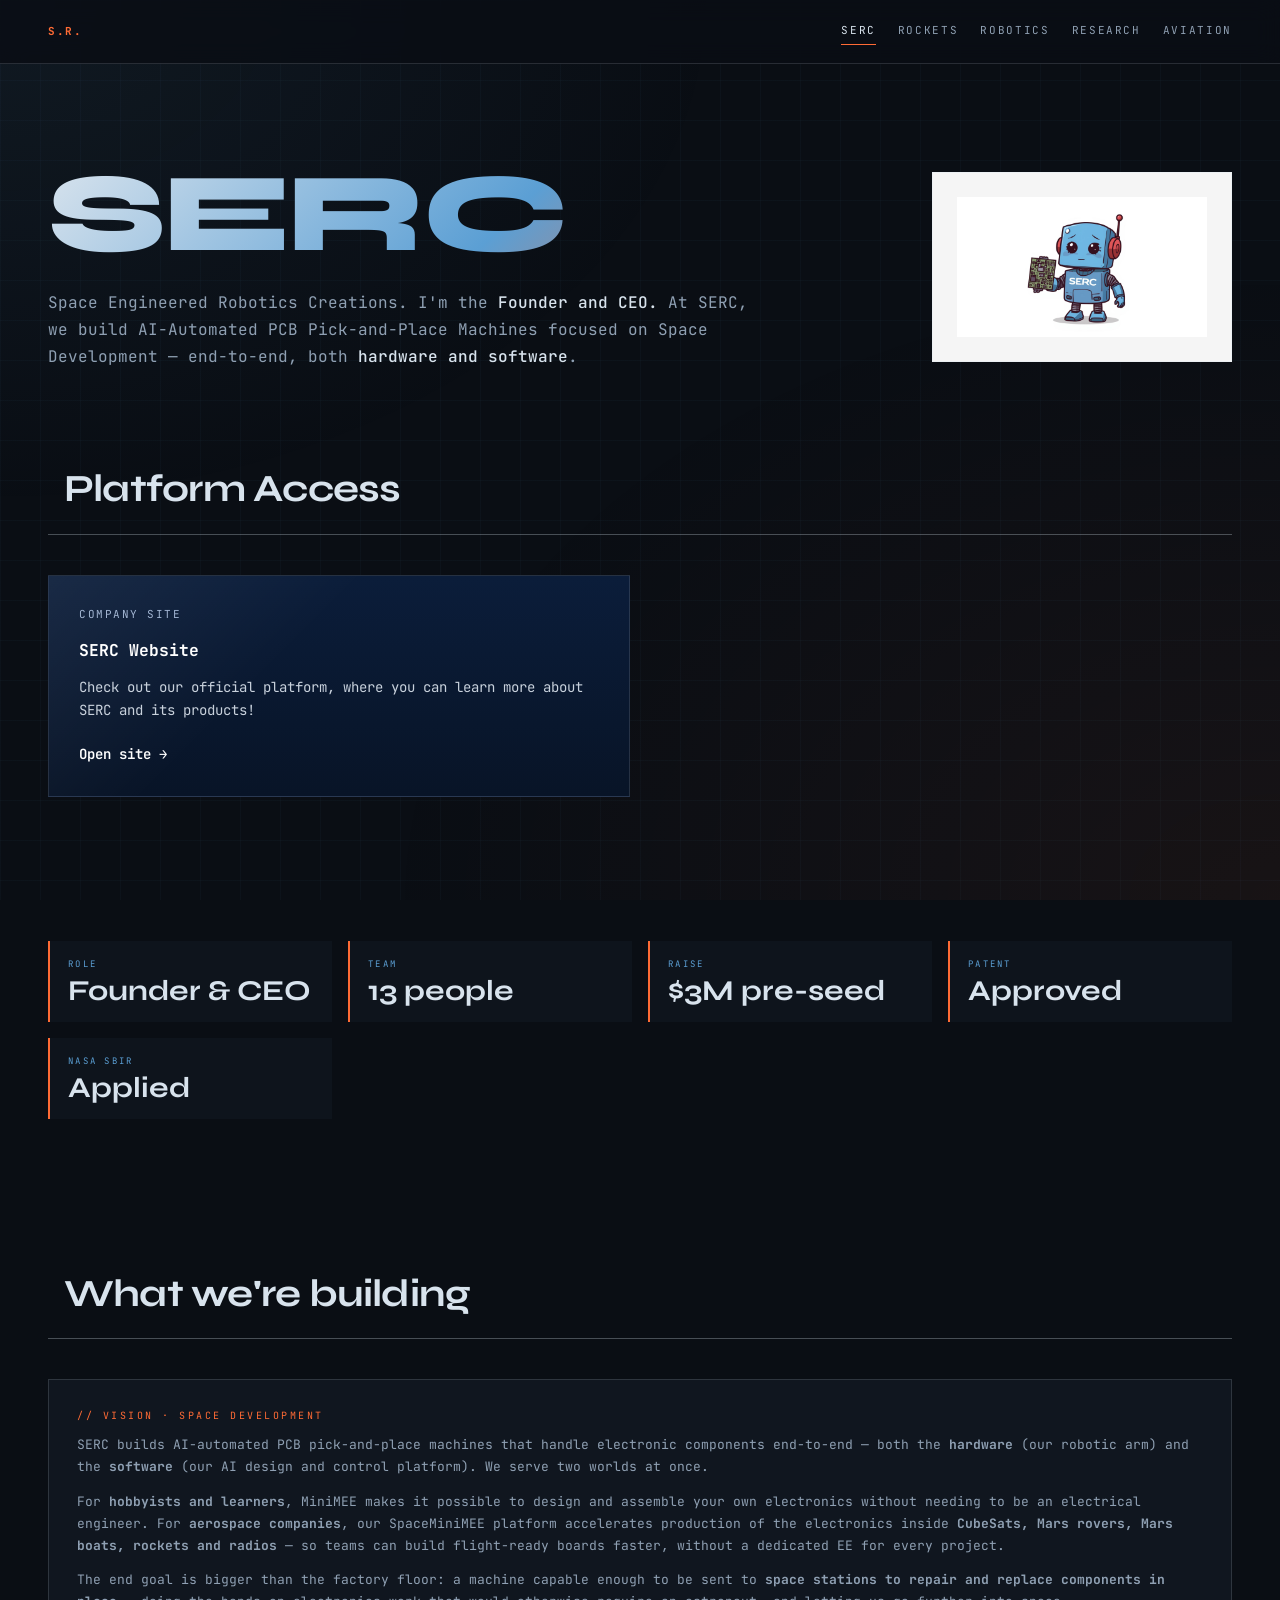
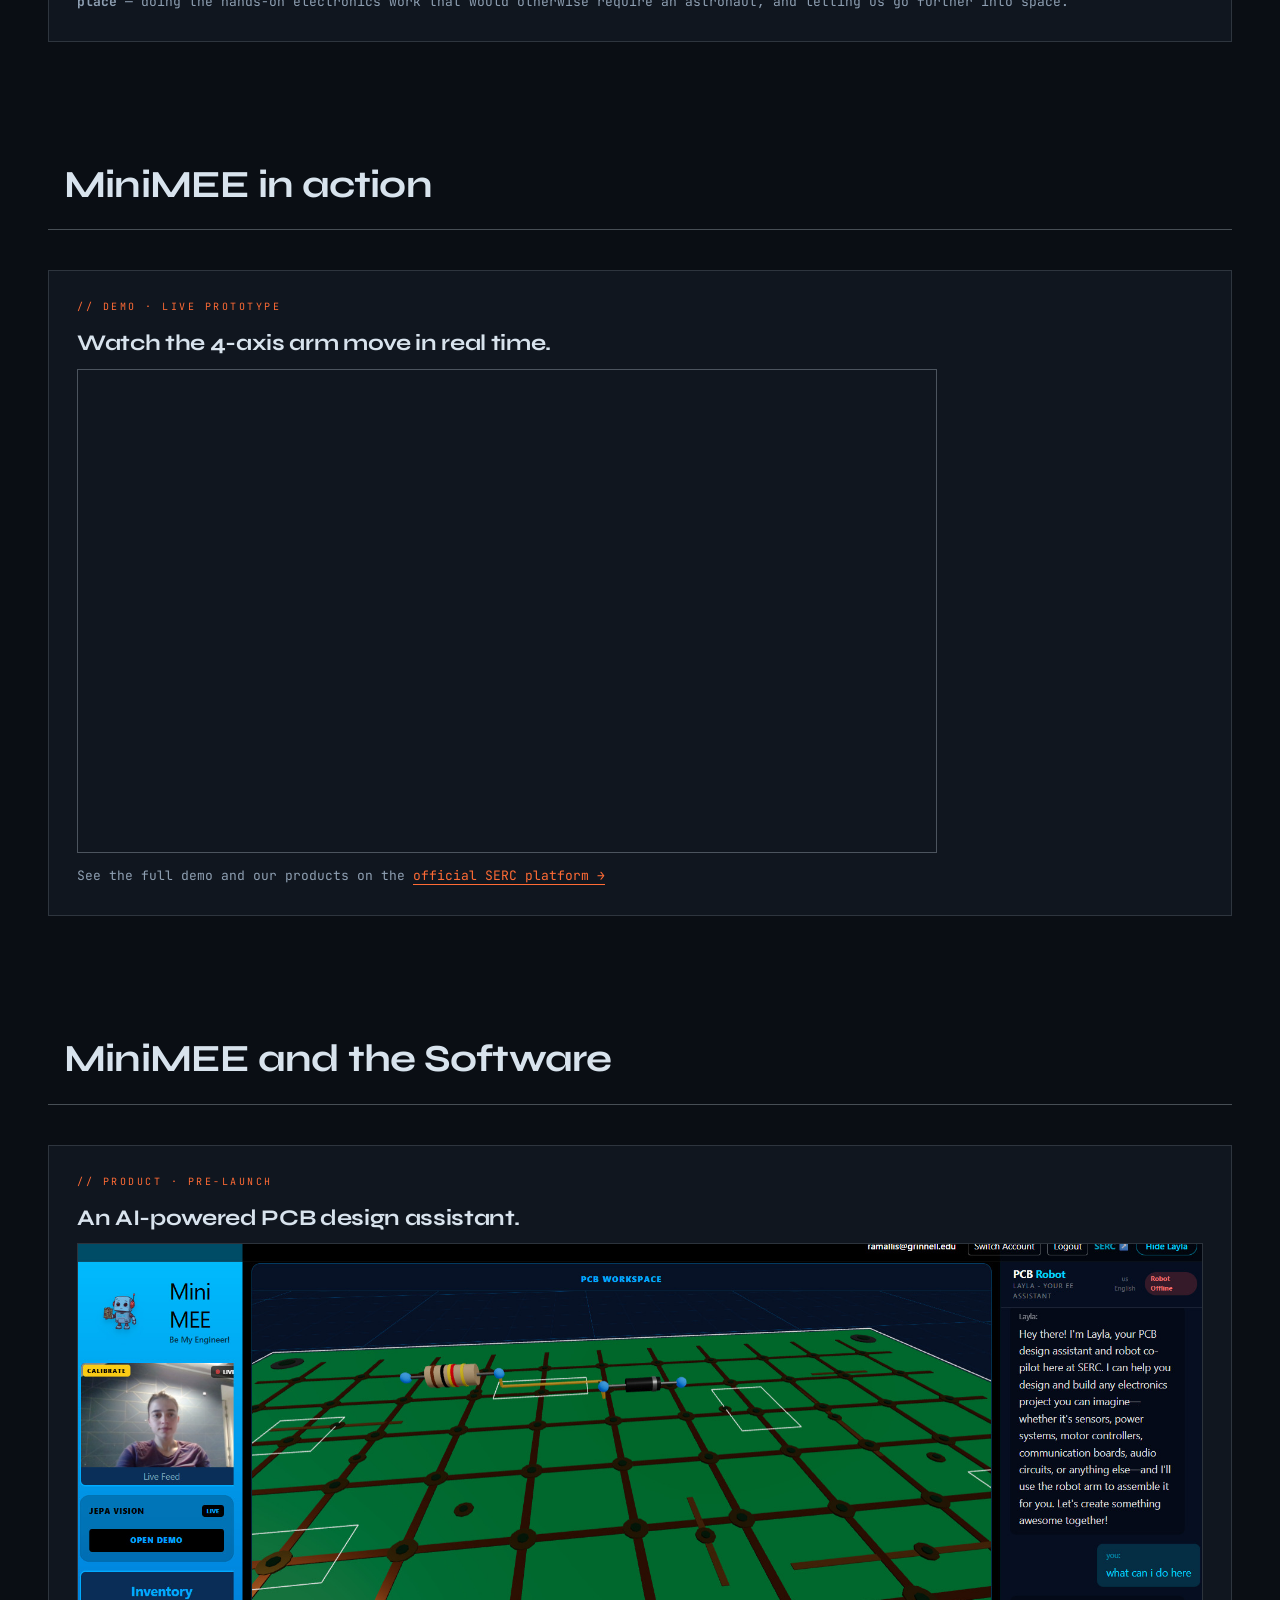
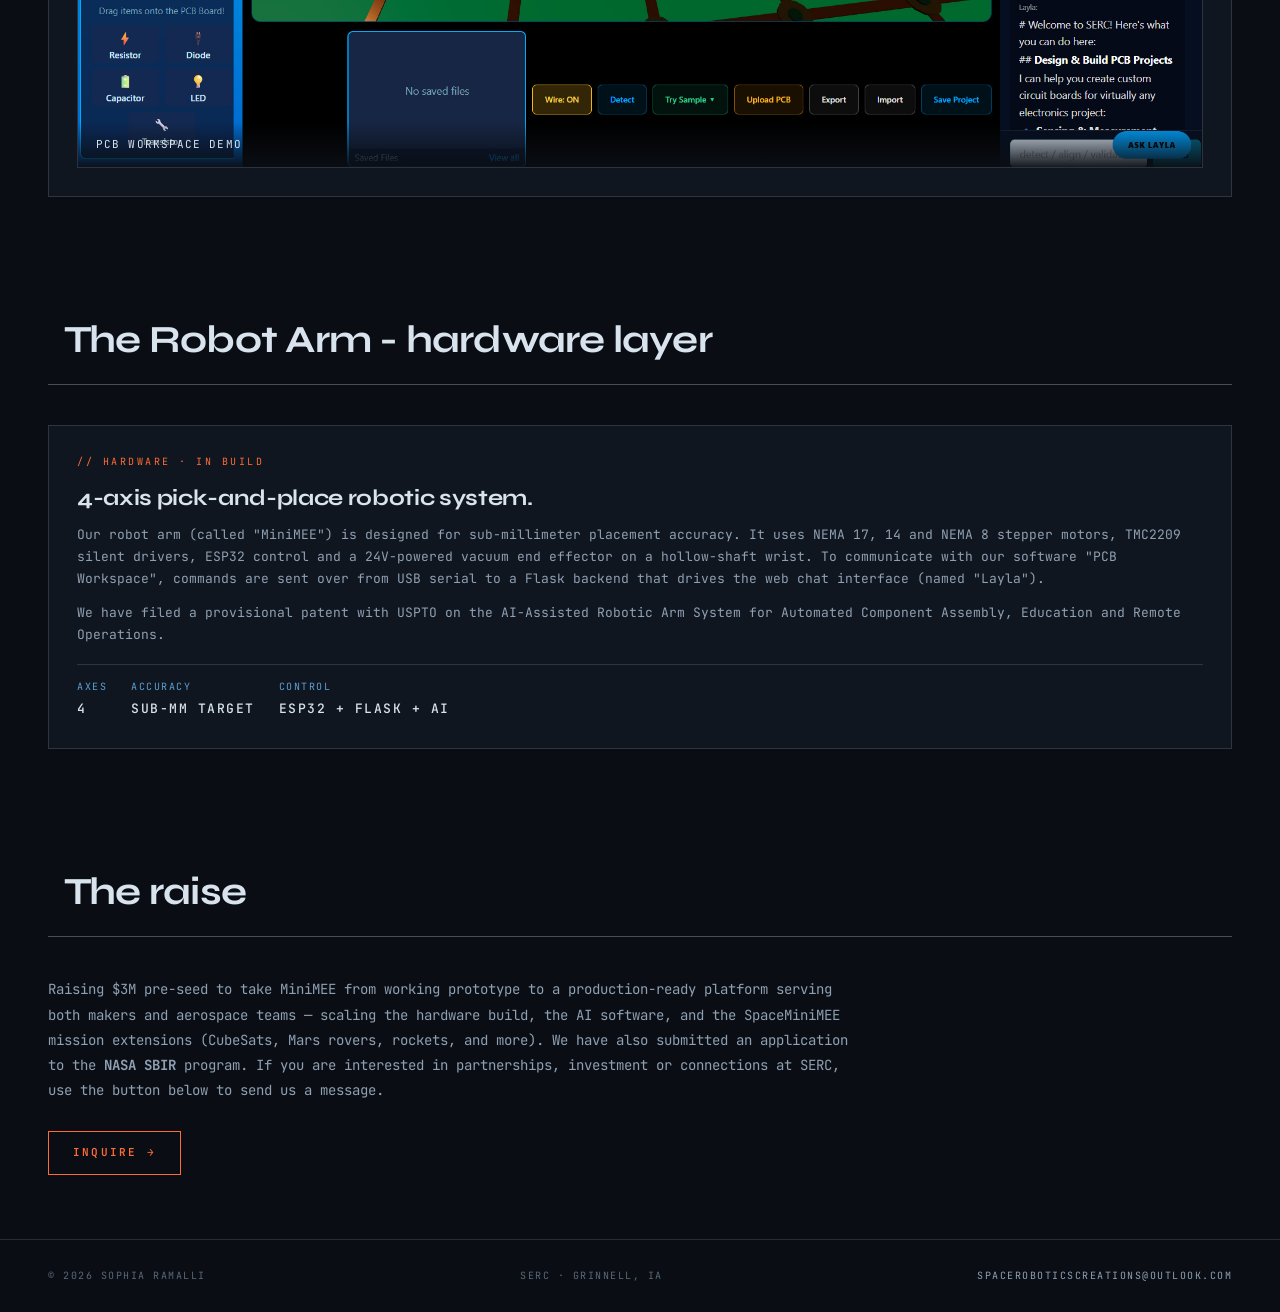
<file: serc.html>
<!DOCTYPE html>
<html lang="en">
<head>
<meta charset="UTF-8">
<meta name="viewport" content="width=device-width, initial-scale=1.0">
<title>SERC - Sophia Ramalli</title>
<link rel="preconnect" href="https://fonts.googleapis.com">
<link rel="preconnect" href="https://fonts.gstatic.com" crossorigin>
<link href="https://fonts.googleapis.com/css2?family=JetBrains+Mono:wght@400;500;600;700&family=Syne:wght@500;600;700;800&display=swap" rel="stylesheet">
<link rel="stylesheet" href="styles.css">
<style>
.serc-hero{display:grid;grid-template-columns:1fr 300px;gap:48px;align-items:center}
.serc-hero .logo-box{background:#F5F5F5;padding:24px;border:1px solid var(--line-strong)}
.serc-hero .logo-box img{width:100%;display:block}
@media(max-width:900px){.serc-hero{grid-template-columns:1fr}.serc-hero .logo-box{max-width:260px}}
.video-embed{position:relative;width:100%;max-width:860px;aspect-ratio:16/9;margin-top:8px;border:1px solid var(--line-strong)}
.video-embed iframe{position:absolute;inset:0;width:100%;height:100%;border:0;display:block}
</style>
</head>
<body class="page-serc">

<nav>
  <a class="brand" href="index.html">S.R.</a>
  <div class="links">
    <a href="serc.html" class="active">SERC</a>
    <a href="rockets.html">Rockets</a>
    <a href="robotics.html">Robotics</a>
    <a href="research.html">Research</a>
    <a href="aviation.html">Aviation</a>
  </div>
</nav>

<main>

<header class="page-header">
  <div class="crumb"></div>
  <div class="serc-hero">
    <div>
      <h1>SERC</h1>
      <p class="tagline">Space Engineered Robotics Creations. I'm the <em>Founder and CEO.</em> At SERC, we build AI-Automated PCB Pick-and-Place Machines focused on Space Development &mdash; end-to-end, both <em>hardware and software</em>.
       </div>
      <div class="logo-box">
      <img src="images/robot.png.jpg" alt="SERC mascot logo" loading="lazy">
    </div>
  </div>
</header>

  <section class="block reveal">
  <div class="section-title">
    <span class="num"></span>
    <h2>Platform Access</h2>
  </div>

  <div class="access-grid">
    
    <a class="access-card" 
       href="https://pcbworkspace-serc.github.io/website/?v=1" 
       target="_blank" 
       rel="noopener noreferrer">
      <div class="access-label">COMPANY SITE</div>
      <h3>SERC Website</h3>
      <p>Check out our official platform, where you can learn more about SERC and its products!</p>
      <span class="access-link">Open site →</span>
    </a>
  </div>
</section>

<section class="block reveal">
  <div class="tele-row">
    <div class="tele"><div class="l">Role</div><div class="v">Founder &amp; CEO</div></div>
    <div class="tele"><div class="l">Team</div><div class="v">13 people</div></div>
    <div class="tele"><div class="l">Raise</div><div class="v">$3M pre-seed</div></div>
    <div class="tele"><div class="l">Patent</div><div class="v">Approved</div></div>
    <div class="tele"><div class="l">NASA SBIR</div><div class="v">Applied</div></div>
  </div>
</section>

<section class="block reveal">
  <div class="section-title"><span class="num"></span><h2>What we're building</h2></div>
  <div class="card">
    <div class="card-tag">// Vision · Space Development</div>
    <p>SERC builds AI-automated PCB pick-and-place machines that handle electronic components end-to-end &mdash; both the <b>hardware</b> (our robotic arm) and the <b>software</b> (our AI design and control platform). We serve two worlds at once.</p>
    <p style="margin-top:12px">For <b>hobbyists and learners</b>, MiniMEE makes it possible to design and assemble your own electronics without needing to be an electrical engineer. For <b>aerospace companies</b>, our SpaceMiniMEE platform accelerates production of the electronics inside <b>CubeSats, Mars rovers, Mars boats, rockets and radios</b> &mdash; so teams can build flight-ready boards faster, without a dedicated EE for every project.</p>
    <p style="margin-top:12px">The end goal is bigger than the factory floor: a machine capable enough to be sent to <b>space stations to repair and replace components in place</b> &mdash; doing the hands-on electronics work that would otherwise require an astronaut, and letting us go further into space.</p>
  </div>
</section>

<section class="block reveal">
  <div class="section-title"><span class="num"></span><h2>MiniMEE in action</h2></div>
  <div class="card">
    <div class="card-tag">// Demo · Live prototype</div>
    <h3>Watch the 4-axis arm move in real time.</h3>
    <div class="video-embed">
      <iframe src="https://www.youtube.com/embed/qnftAa_v-a4" title="MiniMEE by SERC - AI-assisted robotic arm demo" allow="accelerometer; autoplay; clipboard-write; encrypted-media; gyroscope; picture-in-picture" allowfullscreen loading="lazy"></iframe>
    </div>
    <p style="margin-top:12px">See the full demo and our products on the <a href="https://pcbworkspace-serc.github.io/website/?v=1" target="_blank" rel="noopener" style="color:var(--theme-accent);border-bottom:1px solid var(--theme-accent)">official SERC platform &rarr;</a></p>
  </div>
</section>

<section class="block reveal">
  <div class="section-title"><span class="num"></span><h2>MiniMEE and the Software</h2></div>
  <div class="card">
    <div class="card-tag">// Product · Pre-launch</div>
    <h3>An AI-powered PCB design assistant.</h3>
    <div class="img-wrap">
      <img src="images/JPGSIMULATION3.jpg" alt="PCB Workspace Demo" loading="lazy">
      <div class="caption"><b></b> PCB Workspace Demo</div>
  </div>
</section>

<section class="block reveal">
  <div class="section-title"><span class="num"></span><h2>The Robot Arm - hardware layer</h2></div>
  <div class="card">
    <div class="card-tag">// Hardware · In build</div>
    <h3>4-axis pick-and-place robotic system.</h3>
    <p>Our robot arm (called "MiniMEE") is designed for sub-millimeter placement accuracy. It uses NEMA 17, 14 and NEMA 8 stepper motors, TMC2209 silent drivers, ESP32 control and a 24V-powered vacuum end effector on a hollow-shaft wrist. To communicate with our software "PCB Workspace", commands are sent over from USB serial to a Flask backend that drives the web chat interface (named "Layla").</p>
    <p style="margin-top:12px"> We have filed a provisional patent with USPTO on the AI-Assisted Robotic Arm System for Automated Component Assembly, Education and Remote Operations.</p>
    <div class="meta">
      <div>Axes<b>4</b></div>
      <div>Accuracy<b>Sub-mm target</b></div>
      <div>Control<b>ESP32 + Flask + AI</b></div>
    </div>
  </div>
</section>


<section class="block reveal">
  <div class="section-title"><span class="num"></span><h2>The raise</h2></div>
  <p style="color:var(--text-dim);font-size:14px;line-height:1.8;max-width:800px">
    Raising $3M pre-seed to take MiniMEE from working prototype to a production-ready platform serving both makers and aerospace teams &mdash; scaling the hardware build, the AI software, and the SpaceMiniMEE mission extensions (CubeSats, Mars rovers, rockets, and more). We have also submitted an application to the <b>NASA SBIR</b> program. If you are interested in partnerships, investment or connections at SERC, use the button below to send us a message.
  </p>
  <div style="margin-top:28px">
    <a href="mailto:spaceroboticscreations@outlook.com?subject=SERC%20Inquiry" class="cta">Inquire →</a>
  </div>
</section>

</main>

<footer>
  <span>© 2026 Sophia Ramalli</span>
  <span>SERC · Grinnell, IA</span>
  <span><a href="mailto:spaceroboticscreations@outlook.com">spaceroboticscreations@outlook.com</a></span>
</footer>

<script>const io=new IntersectionObserver((es)=>{es.forEach(e=>{if(e.isIntersecting){e.target.classList.add('in');io.unobserve(e.target)}})},{rootMargin:'-40px'});document.querySelectorAll('.reveal').forEach(el=>io.observe(el));</script>
</body>
</html>
</file>
<file: styles.css>
/* ===== BASE ===== */
*,*::before,*::after{margin:0;padding:0;box-sizing:border-box}
:root{
  --bg:#0A0E14;
  --bg-alt:#0E141C;
  --bg-card:#10161F;
  --text:#D8E3ED;
  --text-dim:#8FA0B3;
  --text-mute:#5A6878;
  --accent:#5B9FD4;
  --hot:#FF6B35;
  --hot-dim:rgba(255,107,53,0.12);
  --line:rgba(216,227,237,0.15);
  --line-strong:rgba(216,227,237,0.3);
}
html{scroll-behavior:smooth}
body{
  background:var(--bg);color:var(--text);
  font-family:'JetBrains Mono',monospace;font-size:14px;line-height:1.6;
  overflow-x:hidden;min-height:100vh;
  --theme-accent:var(--hot);
}
body.page-home     {--theme-accent:#FF6B35}
body.page-serc     {--theme-accent:#FF6B35}
body.page-rockets  {--theme-accent:#E14D2A}
body.page-robotics {--theme-accent:#37D6B8}
body.page-research {--theme-accent:#FFC857}
body.page-industry {--theme-accent:#A78BFA}
body.page-impact   {--theme-accent:#F472B6}
body.page-aviation {--theme-accent:#7FB8FF}

body::before{content:'';position:fixed;inset:0;background-image:linear-gradient(rgba(100,160,200,0.04) 1px,transparent 1px),linear-gradient(90deg,rgba(100,160,200,0.04) 1px,transparent 1px);background-size:40px 40px;pointer-events:none;z-index:0}
body::after{content:'';position:fixed;inset:0;background:radial-gradient(ellipse at top left,rgba(91,159,212,0.08) 0%,transparent 40%),radial-gradient(ellipse at bottom right,rgba(255,107,53,0.06) 0%,transparent 50%);pointer-events:none;z-index:0}
main,nav,footer{position:relative;z-index:1}
a{color:inherit;text-decoration:none}

/* ===== NAV ===== */
nav{position:fixed;top:0;left:0;right:0;z-index:100;padding:18px 48px;display:flex;justify-content:space-between;align-items:center;background:rgba(10,14,20,0.85);backdrop-filter:blur(12px);border-bottom:1px solid var(--line);font-size:11px;letter-spacing:0.15em;text-transform:uppercase}
nav .brand{color:var(--theme-accent);font-weight:700}
nav .links{display:flex;gap:22px}
nav .links a{color:var(--text-dim);transition:color .2s;padding:4px 0}
nav .links a:hover{color:var(--theme-accent)}
nav .links a.active{color:var(--text);border-bottom:1px solid var(--theme-accent)}
@media(max-width:900px){nav{padding:14px 18px;font-size:10px}nav .links{gap:10px}}
@media(max-width:520px){nav .links{display:none}nav::after{content:'☰';color:var(--theme-accent);font-size:18px}}

/* ===== FRAME CORNERS ===== */
.corner{position:absolute;width:16px;height:16px;border-color:var(--theme-accent);pointer-events:none}
.corner.tl{top:-1px;left:-1px;border-top:2px solid;border-left:2px solid}
.corner.tr{top:-1px;right:-1px;border-top:2px solid;border-right:2px solid}
.corner.bl{bottom:-1px;left:-1px;border-bottom:2px solid;border-left:2px solid}
.corner.br{bottom:-1px;right:-1px;border-bottom:2px solid;border-right:2px solid}

/* ===== PAGE HEADER ===== */
.page-header{padding:140px 48px 40px;max-width:1400px;margin:0 auto}
.page-header .crumb{font-size:11px;letter-spacing:0.25em;color:var(--theme-accent);text-transform:uppercase;margin-bottom:24px}
.page-header h1{font-family:'Syne',sans-serif;font-size:clamp(3rem,9vw,7rem);font-weight:800;letter-spacing:-0.03em;line-height:0.9;background:linear-gradient(135deg,var(--text) 0%,var(--accent) 55%,var(--theme-accent) 100%);-webkit-background-clip:text;-webkit-text-fill-color:transparent;background-clip:text}
.page-header .tagline{margin-top:24px;color:var(--text-dim);font-size:1rem;max-width:720px;line-height:1.7}
.page-header .tagline em{color:var(--text);font-style:normal;font-weight:500}
@media(max-width:768px){.page-header{padding:110px 20px 30px}}

.ham-banner{
  display:flex;
  align-items:center;
  gap:14px;
  flex-wrap:wrap;
  margin-bottom:28px;
  padding:14px 18px;
  border:1px solid var(--hot);
  background:rgba(255,107,53,0.06);
  width:fit-content;
  position:relative;
  overflow:hidden;
}

.ham-banner::before{
  content:'';
  position:absolute;
  inset:0;
  background:linear-gradient(
    135deg,
    transparent 0%,
    rgba(255,107,53,0.08) 100%
  );
  pointer-events:none;
}

.ham-label{
  font-size:10px;
  letter-spacing:0.25em;
  text-transform:uppercase;
  color:var(--hot);
  font-weight:700;
}

.ham-text{
  font-size:12px;
  color:var(--text-dim);
  letter-spacing:0.08em;
}

.ham-call{
  font-family:'JetBrains Mono', monospace;
  font-size:13px;
  font-weight:700;
  letter-spacing:0.18em;
  color:var(--text);
  padding:6px 10px;
  border:1px solid var(--line-strong);
  background:rgba(255,255,255,0.03);
}

.access-grid{
  display:grid;
  grid-template-columns:repeat(2,minmax(0,1fr));
  gap:20px;
  margin-top:24px;
}

.access-card{
  display:block;
  padding:30px;
  border:1px solid rgba(255,255,255,0.12);
  background:linear-gradient(180deg,#0B1D3A 0%, #081427 100%);
  text-decoration:none;
  color:#F5F7FA;
  transition:
    transform .18s ease,
    border-color .18s ease,
    box-shadow .18s ease,
    background .18s ease;
  position:relative;
  overflow:hidden;
}

.access-card::before{
  content:"";
  position:absolute;
  inset:0;
  background:linear-gradient(
    135deg,
    rgba(255,255,255,0.06),
    transparent 40%
  );
  pointer-events:none;
}

.access-card:hover{
  transform:translateY(-5px);
  border-color:rgba(255,255,255,0.22);
  box-shadow:0 12px 30px rgba(0,0,0,0.28);
  background:linear-gradient(180deg,#10264A 0%, #0A1830 100%);
}

.access-label{
  font-size:11px;
  letter-spacing:.14em;
  color:#9FB3D1;
  margin-bottom:14px;
}

.access-card h3{
  margin-bottom:12px;
  color:#FFFFFF;
}

.access-card p{
  font-size:14px;
  line-height:1.7;
  color:#C8D1DC;
}

.access-link{
  display:inline-block;
  margin-top:20px;
  font-weight:600;
  color:#FFFFFF;
}

@media(max-width:900px){
  .access-grid{
    grid-template-columns:1fr;
  }
}

@media(max-width:900px){
  .access-grid{
    grid-template-columns:1fr;
  }
}

.media-strip .item{
  font-size:12px;
  color:var(--text-dim);
  display:flex;
  align-items:center;
  gap:8px;
  text-decoration:none;
  transition:all .25s ease;
}

.media-strip .item:hover{
  color:var(--hot);
  transform:translateY(-1px);
}

.media-strip .item b{
  color:var(--text);
  font-weight:500;
}

.media-strip .item:hover b{
  color:var(--hot);
}

/* ===== ACADEMY BOX ===== */
.academy-box {
  position: relative;
  background: var(--bg-card);
  border: 1px solid var(--line);
  padding: 40px;
  margin: 20px 0;
  overflow: hidden;
  /* Subtle glow using your aviation blue */
  box-shadow: inset 0 0 30px rgba(127, 184, 255, 0.03);
}

.status-badge {
  display: inline-block;
  padding: 4px 12px;
  background: rgba(127, 184, 255, 0.1);
  border: 1px solid var(--theme-accent);
  color: var(--theme-accent);
  font-size: 10px;
  letter-spacing: 0.2em;
  text-transform: uppercase;
  font-weight: 700;
  margin-bottom: 24px;
}

.academy-info .label {
  display: block;
  font-size: 11px;
  letter-spacing: 0.15em;
  color: var(--text-mute);
  text-transform: uppercase;
  margin-bottom: 8px;
}

.academy-info h3 {
  font-family: 'Syne', sans-serif;
  font-size: clamp(1.5rem, 4vw, 2.2rem);
  font-weight: 700;
  color: var(--text);
  margin-bottom: 16px;
  line-height: 1.1;
}

.academy-info p {
  color: var(--text-dim);
  font-size: 14px;
  line-height: 1.7;
  max-width: 600px;
}

.academy-cta {
  display: inline-flex;
  align-items: center;
  gap: 12px;
  margin-top: 32px;
  font-size: 11px;
  letter-spacing: 0.2em;
  text-transform: uppercase;
  color: var(--theme-accent);
  font-weight: 700;
  transition: all 0.3s ease;
}

.academy-cta span {
  transition: transform 0.3s ease;
}

.academy-cta:hover {
  letter-spacing: 0.25em;
}

.academy-cta:hover span {
  transform: translateX(8px);
}

/* Mobile tweak */
@media(max-width: 768px) {
  .academy-box { padding: 30px 20px; }
}

/* ===== SECTIONS ===== */
section.block{padding:48px 48px 64px;max-width:1400px;margin:0 auto}
@media(max-width:768px){section.block{padding:32px 20px}}
.section-title{display:flex;align-items:baseline;gap:16px;margin-bottom:40px;padding-bottom:14px;border-bottom:1px solid var(--line-strong)}
.section-title .num{font-size:11px;letter-spacing:0.25em;color:var(--theme-accent)}
.section-title h2{font-family:'Syne',sans-serif;font-size:clamp(1.6rem,3.5vw,2.4rem);font-weight:700;letter-spacing:-0.02em;color:var(--text)}

/* ===== TELEMETRY STRIP ===== */
.tele-row{display:grid;grid-template-columns:repeat(4,1fr);gap:16px;margin:32px 0}
.tele{padding:16px 18px;border-left:2px solid var(--theme-accent);background:var(--bg-alt)}
.tele .l{font-size:9px;letter-spacing:0.25em;color:var(--accent);text-transform:uppercase}
.tele .v{font-family:'Syne',sans-serif;font-size:clamp(1.3rem,2.6vw,1.8rem);font-weight:700;color:var(--text);margin-top:6px;line-height:1}
@media(max-width:768px){.tele-row{grid-template-columns:repeat(2,1fr)}}

/* ===== CARDS ===== */
.card{background:var(--bg-card);border:1px solid var(--line);padding:28px;transition:border-color .3s,transform .3s}
.card:hover{border-color:var(--theme-accent);transform:translateY(-2px)}
.card-tag{font-size:10px;letter-spacing:0.25em;color:var(--theme-accent);text-transform:uppercase;margin-bottom:10px}
.card h3{font-family:'Syne',sans-serif;font-size:1.4rem;font-weight:700;letter-spacing:-0.015em;margin-bottom:8px;color:var(--text)}
.card p{color:var(--text-dim);font-size:13px;line-height:1.7}
.card .meta{margin-top:18px;padding-top:14px;border-top:1px solid var(--line);display:flex;gap:24px;font-size:10px;letter-spacing:0.15em;text-transform:uppercase;color:var(--accent);flex-wrap:wrap}
.card .meta b{color:var(--text);font-weight:500;display:block;font-size:13px;margin-top:4px}

/* ===== IMAGES ===== */
.img-wrap{position:relative;overflow:hidden;background:var(--bg-alt);border:1px solid var(--line)}
.img-wrap img{display:block;width:100%;height:auto;transition:transform .6s ease}
.img-wrap:hover img{transform:scale(1.03)}
.img-wrap .caption{position:absolute;left:0;right:0;bottom:0;padding:14px 18px;background:linear-gradient(transparent,rgba(10,14,20,0.95));font-size:11px;letter-spacing:0.1em;color:var(--text);text-transform:uppercase;line-height:1.5}
.img-wrap .caption b{color:var(--theme-accent);font-weight:600}
.img-hero{margin:32px 0;position:relative}
.img-hero img{width:100%;height:auto;display:block;border:1px solid var(--line-strong)}

/* ===== TIMELINE ===== */
.timeline{display:flex;flex-direction:column}
.tl-item{display:grid;grid-template-columns:160px 1fr;gap:32px;padding:22px 0;border-top:1px solid var(--line);transition:border-color .3s}
.tl-item:hover{border-top-color:var(--theme-accent)}
.tl-item:first-child{border-top:1px solid var(--line-strong)}
.tl-date{font-size:11px;letter-spacing:0.15em;color:var(--accent);text-transform:uppercase;padding-top:4px}
.tl-content .role{font-family:'Syne',sans-serif;font-size:1.3rem;font-weight:600;color:var(--text);letter-spacing:-0.01em}
.tl-content .org{color:var(--theme-accent);font-size:11px;letter-spacing:0.15em;text-transform:uppercase;margin-top:4px}
.tl-content .desc{color:var(--text-dim);margin-top:10px;font-size:13px;line-height:1.7}
@media(max-width:768px){.tl-item{grid-template-columns:1fr;gap:8px}}

/* ===== MEDIA STRIP (home) ===== */
.media-badges{display:flex;gap:10px;flex-wrap:wrap;margin-top:24px}
.media-badge{display:inline-flex;align-items:center;gap:8px;padding:6px 14px;border:1px solid var(--theme-accent);color:var(--theme-accent);font-size:10px;letter-spacing:0.2em;text-transform:uppercase;font-weight:600}

/* ===== FOOTER ===== */
footer{padding:28px 48px;border-top:1px solid var(--line);display:flex;justify-content:space-between;font-size:10px;letter-spacing:0.15em;text-transform:uppercase;color:var(--text-mute);gap:12px}
footer a{color:var(--text-dim)}
footer a:hover{color:var(--theme-accent)}
@media(max-width:768px){footer{padding:20px 18px;flex-direction:column;gap:6px;text-align:center}}

/* ===== GROUP DIVIDERS (subsection labels) ===== */
.group-divider{
  max-width:1400px;margin:48px auto 8px;padding:0 48px;
  display:flex;align-items:center;gap:18px;
  font-family:'JetBrains Mono',monospace;font-size:10px;letter-spacing:0.35em;text-transform:uppercase;
  color:var(--theme-accent);font-weight:700;
}
.group-divider::before{content:'';flex:0 0 28px;height:1px;background:var(--theme-accent);opacity:0.5}
.group-divider::after{content:'';flex:1;height:1px;background:var(--line)}
@media(max-width:768px){.group-divider{padding:0 20px;margin-top:32px}}

/* ===== REVEAL ===== */
@media(prefers-reduced-motion:no-preference){.reveal{opacity:0;transform:translateY(20px);transition:opacity .8s ease,transform .8s ease}.reveal.in{opacity:1;transform:translateY(0)}}

/* ===== CTA ===== */
.cta{display:inline-block;padding:12px 24px;border:1px solid var(--theme-accent);color:var(--theme-accent);font-size:11px;letter-spacing:0.2em;text-transform:uppercase;font-weight:600;transition:all .2s}
.cta:hover{background:var(--theme-accent);color:var(--bg)}
</file>
